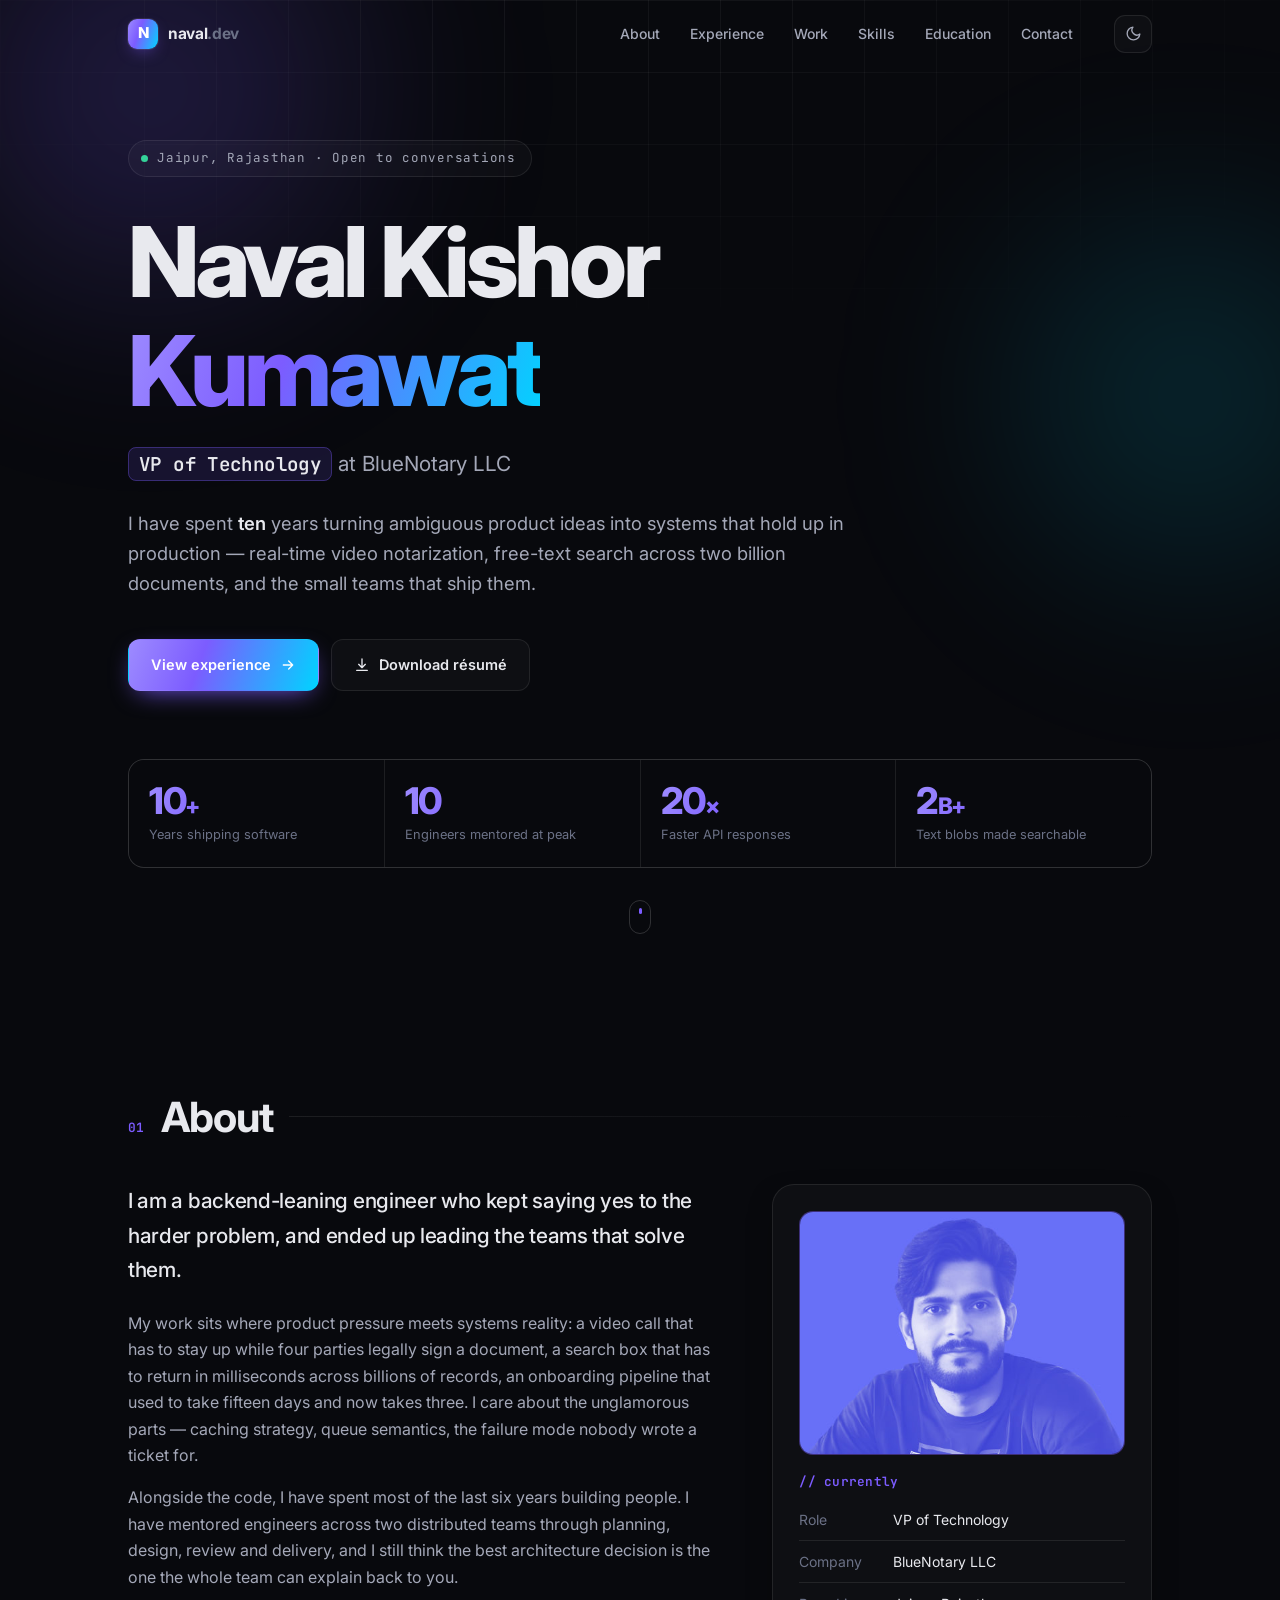
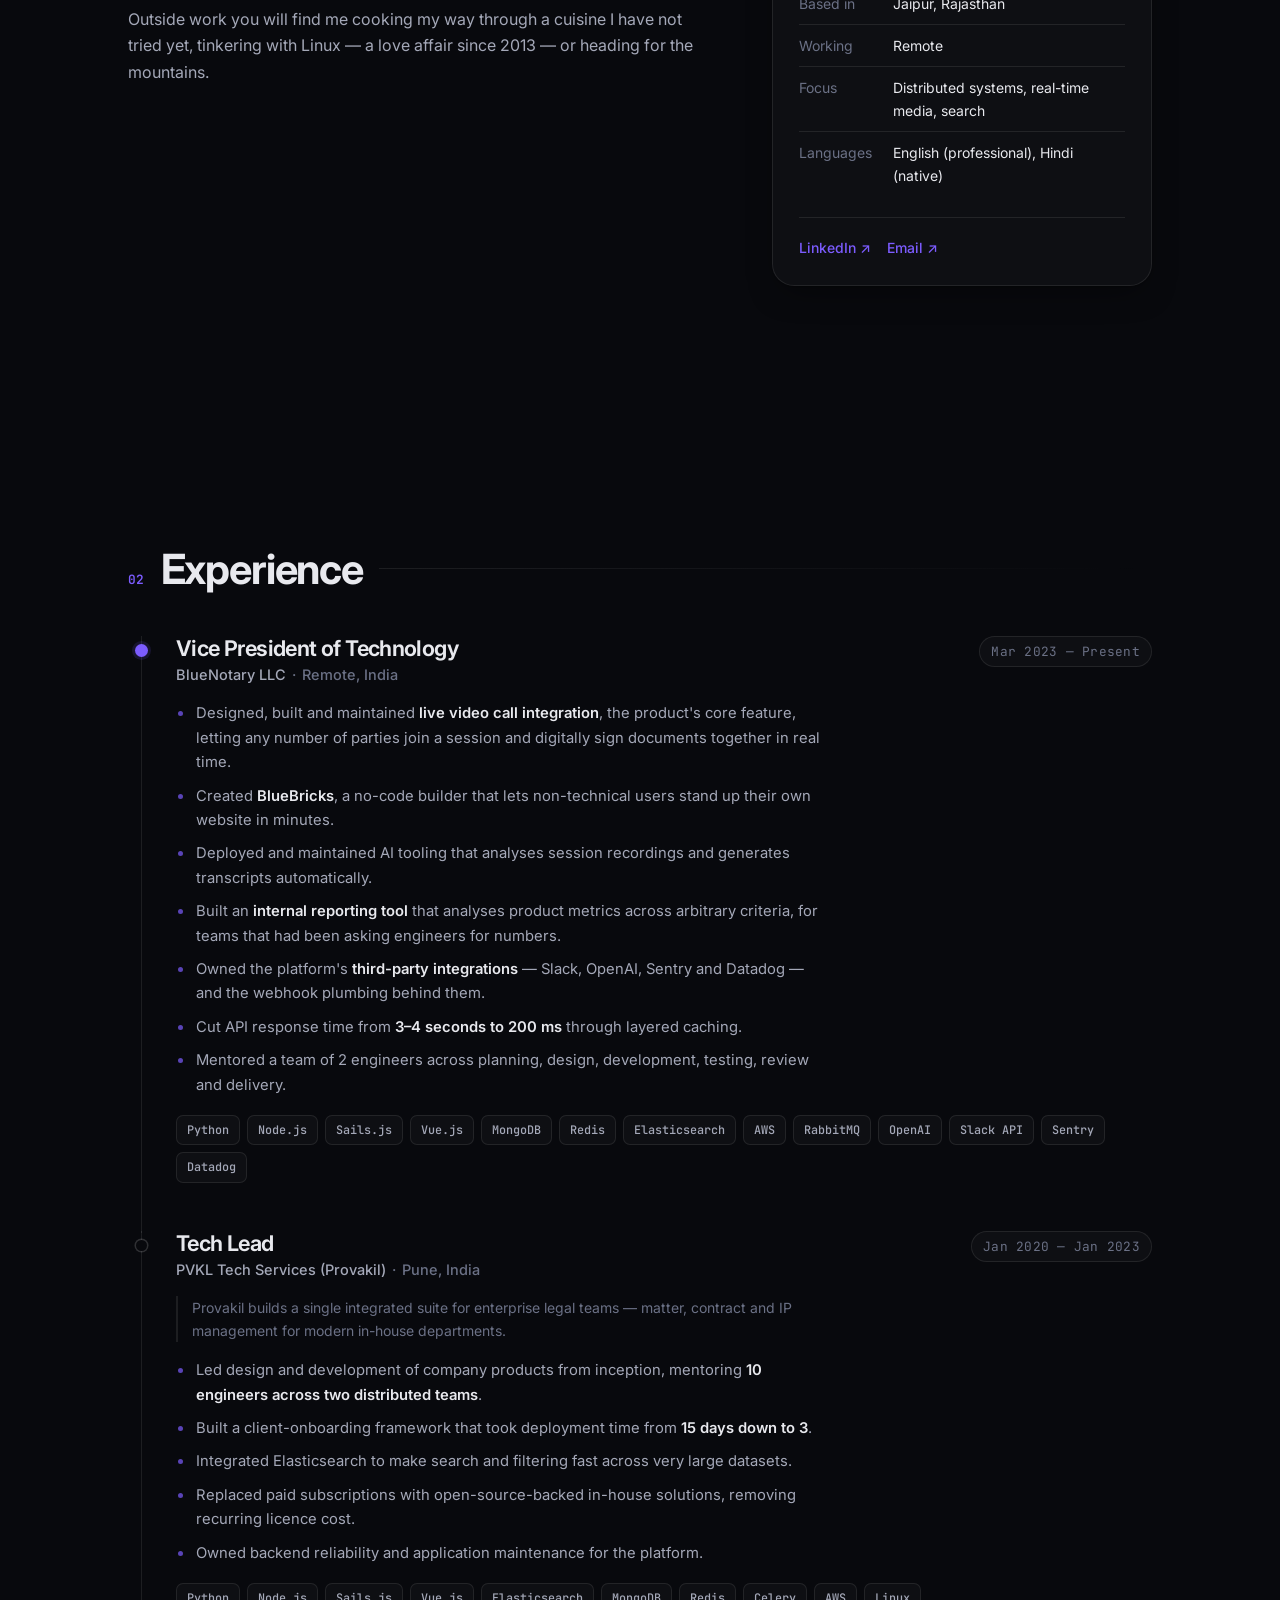
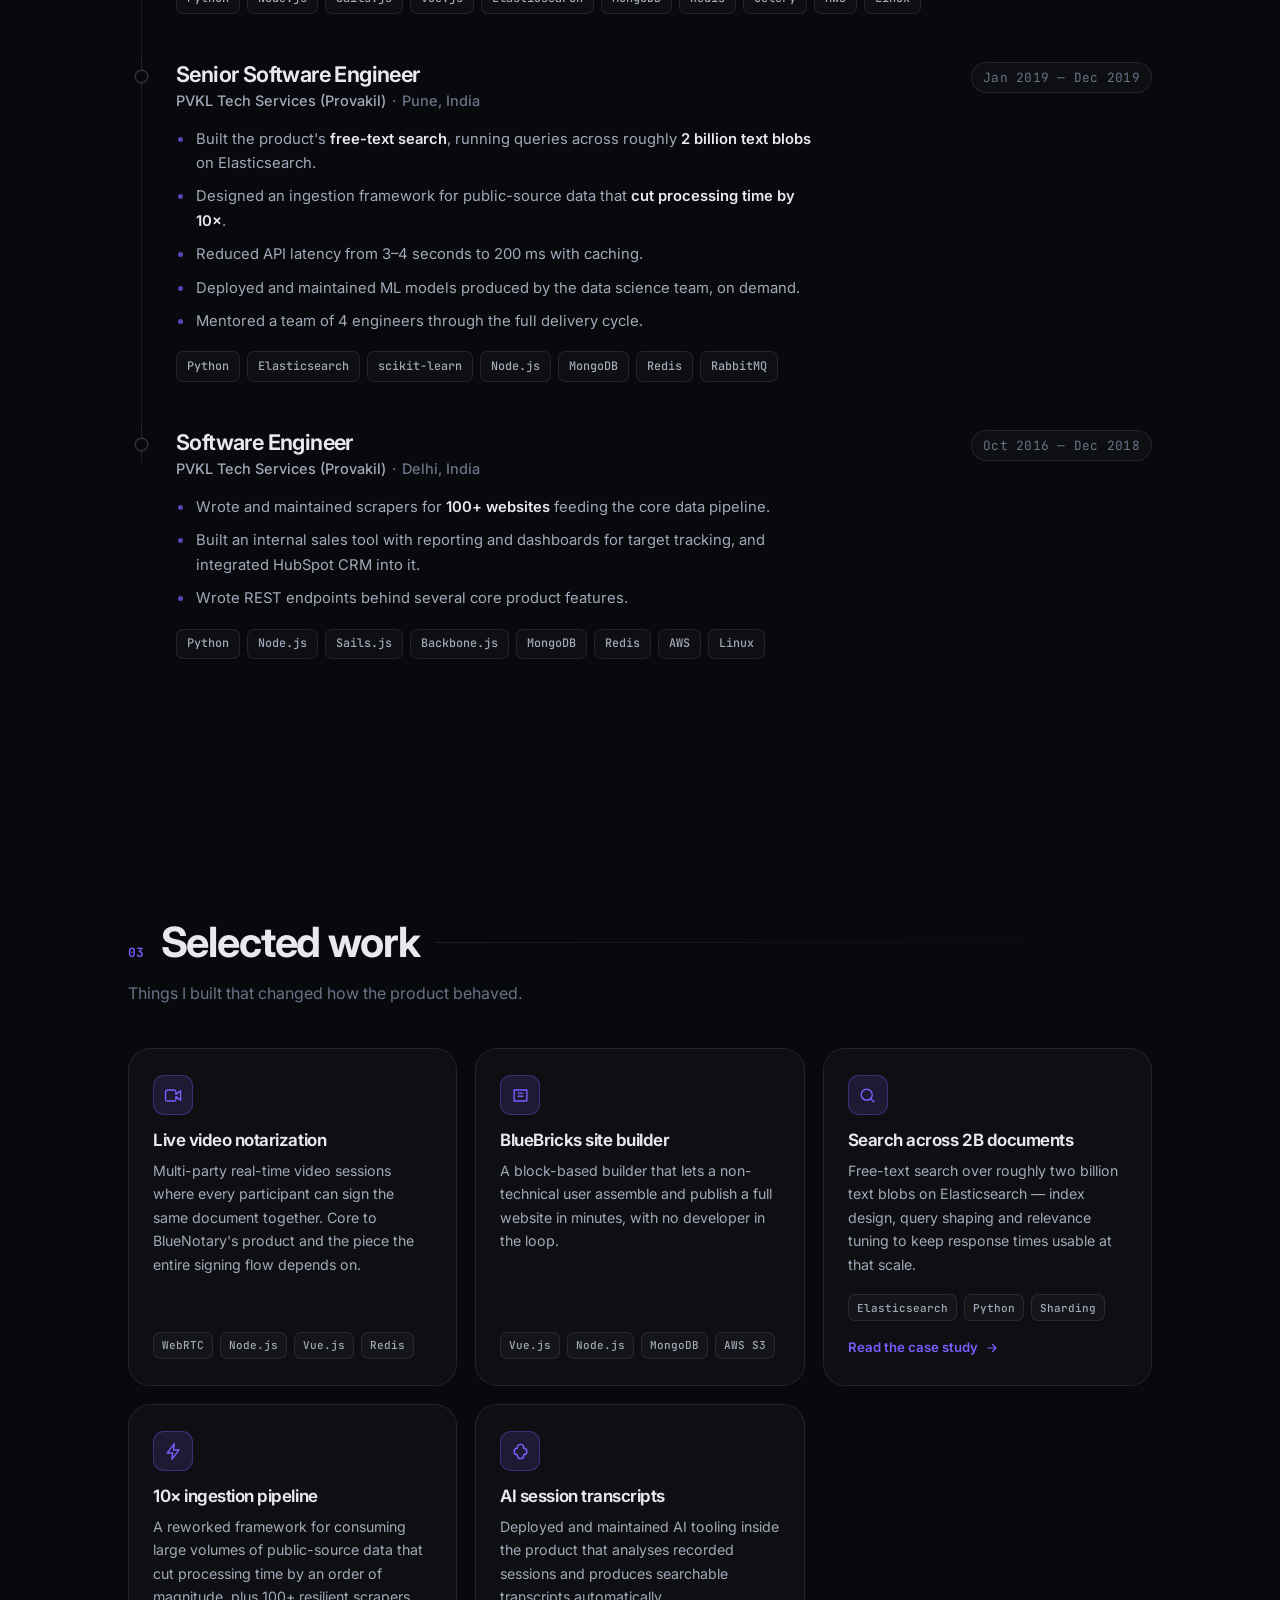
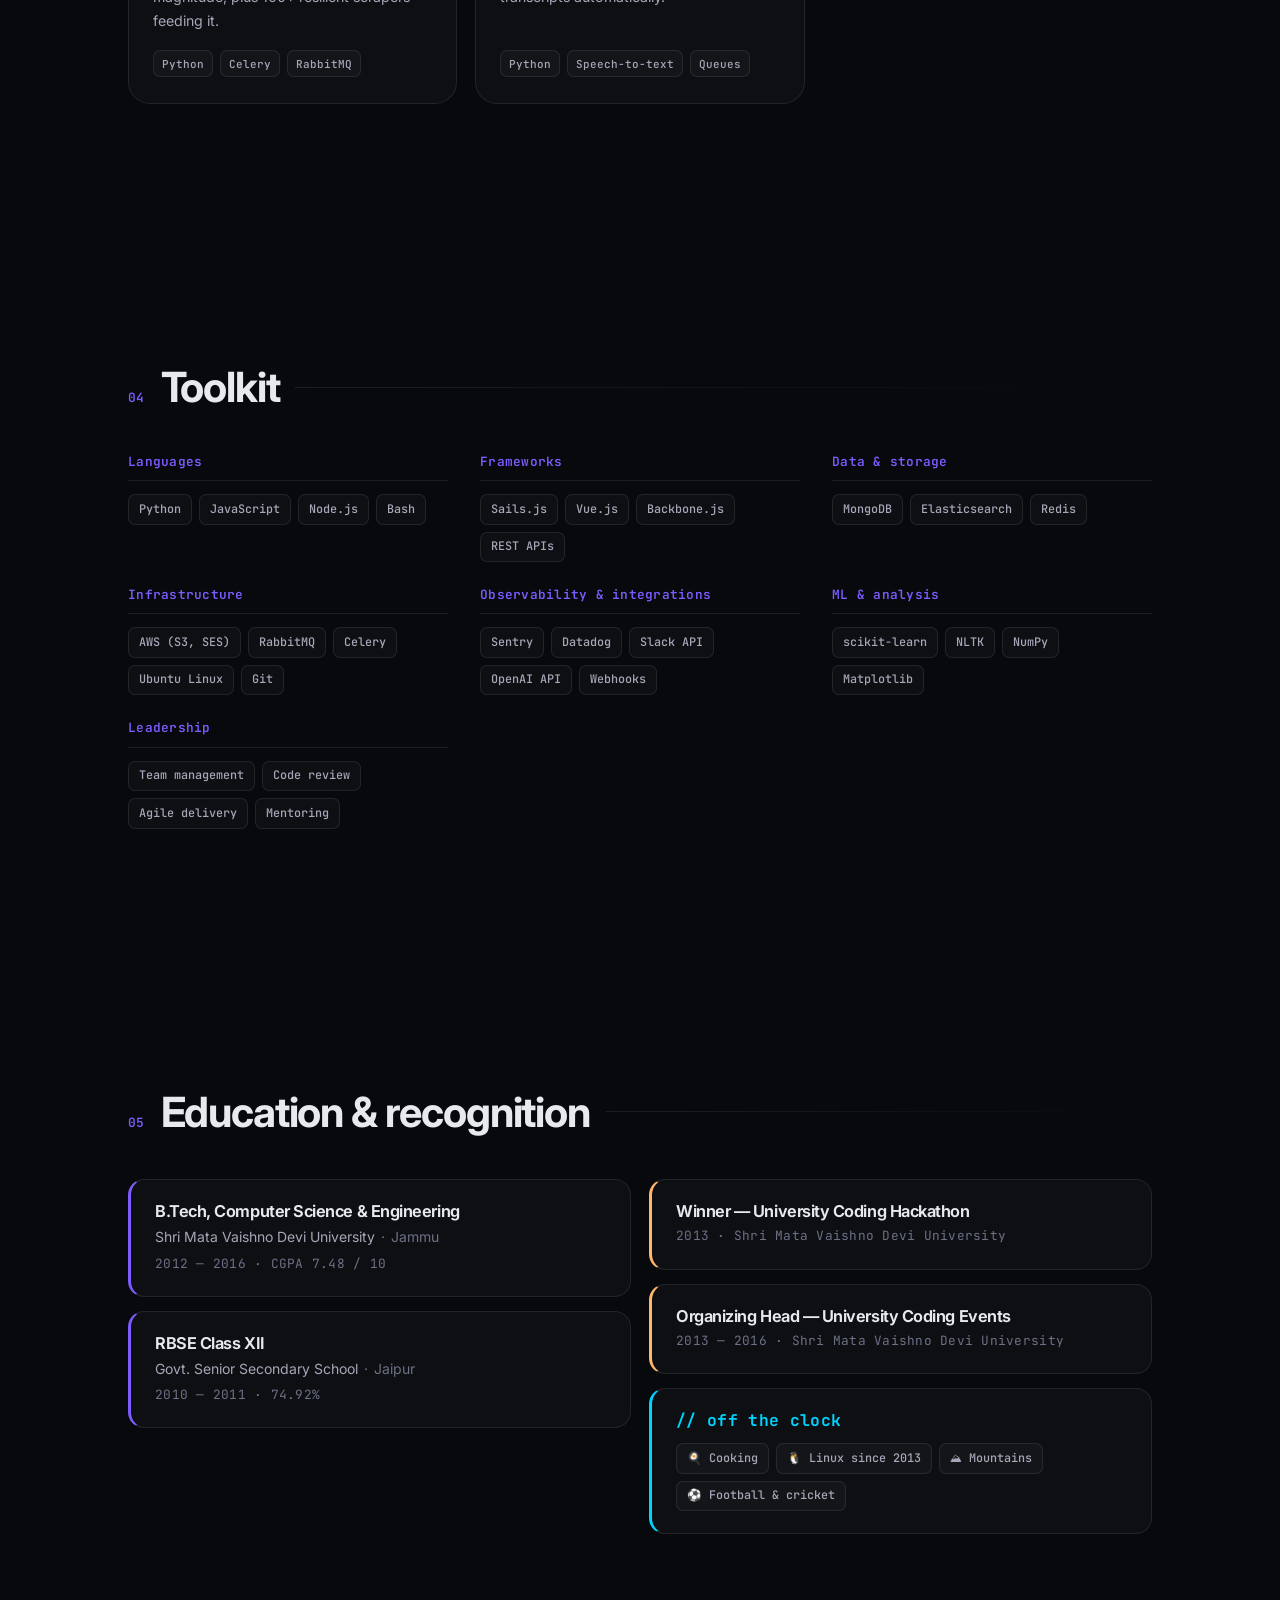
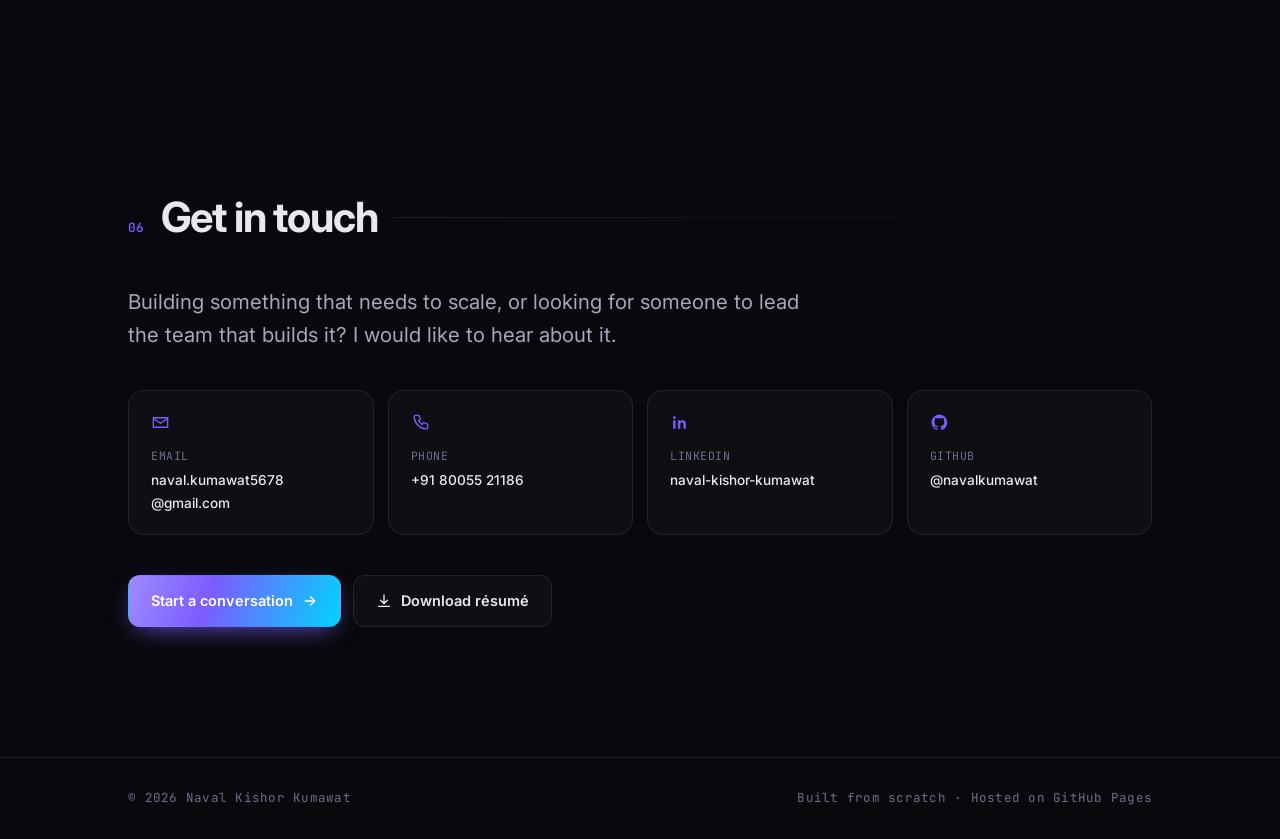
<file: index.html>
<!doctype html>
<html lang="en" data-theme="dark">
<head>
<meta charset="utf-8" />
<meta name="viewport" content="width=device-width, initial-scale=1, viewport-fit=cover" />
<title>Naval Kishor Kumawat — VP of Technology</title>
<meta name="description" content="Naval Kishor Kumawat — VP of Technology at BlueNotary. Nine years building and scaling SaaS platforms with Python, Node.js, Vue.js, MongoDB and Elasticsearch." />
<meta name="author" content="Naval Kishor Kumawat" />
<meta name="theme-color" content="#0a0b0f" />
<link rel="canonical" href="https://navalkumawat.github.io/" />

<meta property="og:type" content="website" />
<meta property="og:title" content="Naval Kishor Kumawat — VP of Technology" />
<meta property="og:description" content="Nine years building and scaling SaaS platforms. Live video notarization, distributed search over 2B+ documents, and teams of up to 10 engineers." />
<meta property="og:url" content="https://navalkumawat.github.io/" />
<meta property="og:image" content="https://navalkumawat.github.io/assets/img/og.png" />
<meta name="twitter:card" content="summary_large_image" />
<meta name="twitter:title" content="Naval Kishor Kumawat — VP of Technology" />
<meta name="twitter:description" content="Nine years building and scaling SaaS platforms. Python · Node.js · Vue.js · Elasticsearch." />
<meta name="twitter:image" content="https://navalkumawat.github.io/assets/img/og.png" />

<link rel="icon" href="data:image/svg+xml,%3Csvg xmlns='http://www.w3.org/2000/svg' viewBox='0 0 100 100'%3E%3Crect width='100' height='100' rx='24' fill='%230a0b0f'/%3E%3Cpath d='M30 72V28h9l22 30V28h9v44h-9L39 42v30z' fill='%237c5cff'/%3E%3C/svg%3E" />

<link rel="preconnect" href="https://fonts.googleapis.com" />
<link rel="preconnect" href="https://fonts.gstatic.com" crossorigin />
<link rel="stylesheet" href="https://fonts.googleapis.com/css2?family=Inter:wght@400;500;600;700;800&family=JetBrains+Mono:wght@400;500;600&display=swap" />
<link rel="stylesheet" href="assets/css/styles.css" />

<script type="application/ld+json">
{
  "@context": "https://schema.org",
  "@type": "Person",
  "name": "Naval Kishor Kumawat",
  "jobTitle": "Vice President of Technology",
  "email": "mailto:naval.kumawat5678@gmail.com",
  "telephone": "+91-8005521186",
  "url": "https://navalkumawat.github.io/",
  "image": "https://navalkumawat.github.io/assets/img/naval.jpg",
  "address": { "@type": "PostalAddress", "addressLocality": "Jaipur", "addressRegion": "Rajasthan", "addressCountry": "IN" },
  "worksFor": { "@type": "Organization", "name": "BlueNotary LLC" },
  "alumniOf": { "@type": "CollegeOrUniversity", "name": "Shri Mata Vaishno Devi University" },
  "sameAs": [
    "https://www.linkedin.com/in/naval-kishor-kumawat-170b54118/",
    "https://github.com/navalkumawat"
  ],
  "knowsAbout": ["Python","Node.js","Vue.js","MongoDB","Elasticsearch","Redis","AWS","RabbitMQ","Celery","Distributed Systems"]
}
</script>
</head>
<body>
<a class="skip-link" href="#main">Skip to content</a>

<div class="bg-canvas" aria-hidden="true">
  <div class="orb orb-1"></div>
  <div class="orb orb-2"></div>
  <div class="grid-lines"></div>
</div>

<header class="nav" id="nav">
  <div class="nav-inner">
    <a class="brand" href="#top" aria-label="Naval Kishor Kumawat — home">
      <span class="brand-mark" aria-hidden="true">N</span>
      <span class="brand-text">naval<span class="dim">.dev</span></span>
    </a>

    <nav class="nav-links" id="navLinks" aria-label="Section navigation">
      <a href="#about">About</a>
      <a href="#experience">Experience</a>
      <a href="#work">Work</a>
      <a href="#skills">Skills</a>
      <a href="#education">Education</a>
      <a href="#contact">Contact</a>
    </nav>

    <div class="nav-actions">
      <button class="icon-btn" id="themeToggle" type="button" aria-label="Switch to light theme" title="Toggle theme">
        <svg class="ico-moon" viewBox="0 0 24 24" aria-hidden="true"><path d="M21 12.79A9 9 0 1 1 11.21 3a7 7 0 0 0 9.79 9.79z"/></svg>
        <svg class="ico-sun" viewBox="0 0 24 24" aria-hidden="true"><circle cx="12" cy="12" r="4.2"/><path d="M12 2v2.6M12 19.4V22M2 12h2.6M19.4 12H22M4.9 4.9l1.9 1.9M17.2 17.2l1.9 1.9M19.1 4.9l-1.9 1.9M6.8 17.2l-1.9 1.9"/></svg>
      </button>
      <button class="icon-btn menu-btn" id="menuToggle" type="button" aria-label="Open menu" aria-expanded="false" aria-controls="navLinks">
        <span class="bar"></span><span class="bar"></span><span class="bar"></span>
      </button>
    </div>
  </div>
  <div class="scroll-progress" id="scrollProgress" aria-hidden="true"></div>
</header>

<main id="main">

  <!-- ══════════════ HERO ══════════════ -->
  <section class="hero" id="top">
    <div class="wrap">
      <p class="eyebrow reveal"><span class="pulse" aria-hidden="true"></span>Jaipur, Rajasthan · Open to conversations</p>

      <h1 class="hero-title reveal" data-delay="1">
        Naval Kishor<br /><span class="grad">Kumawat</span>
      </h1>

      <p class="hero-role reveal" data-delay="2">
        <span class="mono">VP of Technology</span> at BlueNotary LLC
      </p>

      <p class="hero-lede reveal" data-delay="3">
        I have spent <strong data-years-inline>nine</strong> years turning ambiguous product ideas into
        systems that hold up in production — real-time video notarization, free-text search across
        two billion documents, and the small teams that ship them.
      </p>

      <div class="hero-cta reveal" data-delay="4">
        <a class="btn btn-primary" href="#experience">
          View experience
          <svg viewBox="0 0 24 24" aria-hidden="true"><path d="M5 12h14M13 6l6 6-6 6"/></svg>
        </a>
        <a class="btn btn-ghost" href="assets/Naval-Kishor-Kumawat-Resume.pdf" download>
          <svg viewBox="0 0 24 24" aria-hidden="true"><path d="M12 3v12M7 11l5 5 5-5M4 20h16"/></svg>
          Download résumé
        </a>
      </div>

      <ul class="stats reveal" data-delay="5">
        <li class="stat">
          <span class="stat-num"><span data-count="9" data-years>9</span><span class="plus">+</span></span>
          <span class="stat-label">Years shipping software</span>
        </li>
        <li class="stat">
          <span class="stat-num"><span data-count="10">10</span></span>
          <span class="stat-label">Engineers mentored at peak</span>
        </li>
        <li class="stat">
          <span class="stat-num"><span data-count="20">20</span><span class="plus">×</span></span>
          <span class="stat-label">Faster API responses</span>
        </li>
        <li class="stat">
          <span class="stat-num"><span data-count="2">2</span><span class="plus">B+</span></span>
          <span class="stat-label">Text blobs made searchable</span>
        </li>
      </ul>
    </div>

    <div class="scroll-hint" aria-hidden="true"><span></span></div>
  </section>

  <!-- ══════════════ ABOUT ══════════════ -->
  <section class="section" id="about">
    <div class="wrap">
      <header class="sec-head reveal">
        <span class="sec-num mono">01</span>
        <h2>About</h2>
      </header>

      <div class="about-grid">
        <div class="about-copy reveal">
          <p class="lead">
            I am a backend-leaning engineer who kept saying yes to the harder problem, and ended up
            leading the teams that solve them.
          </p>
          <p>
            My work sits where product pressure meets systems reality: a video call that has to stay
            up while four parties legally sign a document, a search box that has to return in
            milliseconds across billions of records, an onboarding pipeline that used to take fifteen
            days and now takes three. I care about the unglamorous parts — caching strategy, queue
            semantics, the failure mode nobody wrote a ticket for.
          </p>
          <p>
            Alongside the code, I have spent most of the last six years building people. I have
            mentored engineers across two distributed teams through planning, design, review and
            delivery, and I still think the best architecture decision is the one the whole team can
            explain back to you.
          </p>
          <p>
            Outside work you will find me cooking my way through a cuisine I have not tried yet,
            tinkering with Linux — a love affair since 2013 — or heading for the mountains.
          </p>
        </div>

        <aside class="about-card reveal" data-delay="2">
          <figure class="portrait">
            <img src="assets/img/naval.jpg" width="486" height="360"
                 alt="Naval Kishor Kumawat" loading="lazy" decoding="async" />
          </figure>
          <h3 class="card-title mono">// currently</h3>
          <dl class="facts">
            <div><dt>Role</dt><dd>VP of Technology</dd></div>
            <div><dt>Company</dt><dd>BlueNotary LLC</dd></div>
            <div><dt>Based in</dt><dd>Jaipur, Rajasthan</dd></div>
            <div><dt>Working</dt><dd>Remote</dd></div>
            <div><dt>Focus</dt><dd>Distributed systems, real-time media, search</dd></div>
            <div><dt>Languages</dt><dd>English (professional), Hindi (native)</dd></div>
          </dl>
          <div class="card-links">
            <a href="https://www.linkedin.com/in/naval-kishor-kumawat-170b54118/" target="_blank" rel="noopener">LinkedIn ↗</a>
            <a href="mailto:naval.kumawat5678@gmail.com">Email ↗</a>
          </div>
        </aside>
      </div>
    </div>
  </section>

  <!-- ══════════════ EXPERIENCE ══════════════ -->
  <section class="section" id="experience">
    <div class="wrap">
      <header class="sec-head reveal">
        <span class="sec-num mono">02</span>
        <h2>Experience</h2>
      </header>

      <ol class="timeline">

        <li class="job reveal">
          <div class="job-rail" aria-hidden="true"><span class="dot dot-live"></span></div>
          <div class="job-body">
            <div class="job-head">
              <div>
                <h3 class="job-title">Vice President of Technology</h3>
                <p class="job-org">BlueNotary LLC <span class="sep">·</span> <span class="dim">Remote, India</span></p>
              </div>
              <p class="job-date mono">Mar 2023 — Present</p>
            </div>
            <ul class="job-points">
              <li>Designed, built and maintained <strong>live video call integration</strong>, the product's core feature, letting any number of parties join a session and digitally sign documents together in real time.</li>
              <li>Created <strong>BlueBricks</strong>, a no-code builder that lets non-technical users stand up their own website in minutes.</li>
              <li>Deployed and maintained AI tooling that analyses session recordings and generates transcripts automatically.</li>
              <li>Built an <strong>internal reporting tool</strong> that analyses product metrics across arbitrary criteria, for teams that had been asking engineers for numbers.</li>
              <li>Owned the platform's <strong>third-party integrations</strong> — Slack, OpenAI, Sentry and Datadog — and the webhook plumbing behind them.</li>
              <li>Cut API response time from <strong>3–4 seconds to 200 ms</strong> through layered caching.</li>
              <li>Mentored a team of 2 engineers across planning, design, development, testing, review and delivery.</li>
            </ul>
            <ul class="chips">
              <li>Python</li><li>Node.js</li><li>Sails.js</li><li>Vue.js</li><li>MongoDB</li><li>Redis</li><li>Elasticsearch</li><li>AWS</li><li>RabbitMQ</li><li>OpenAI</li><li>Slack API</li><li>Sentry</li><li>Datadog</li>
            </ul>
          </div>
        </li>

        <li class="job reveal">
          <div class="job-rail" aria-hidden="true"><span class="dot"></span></div>
          <div class="job-body">
            <div class="job-head">
              <div>
                <h3 class="job-title">Tech Lead</h3>
                <p class="job-org">PVKL Tech Services (Provakil) <span class="sep">·</span> <span class="dim">Pune, India</span></p>
              </div>
              <p class="job-date mono">Jan 2020 — Jan 2023</p>
            </div>
            <p class="job-context">Provakil builds a single integrated suite for enterprise legal teams — matter, contract and IP management for modern in-house departments.</p>
            <ul class="job-points">
              <li>Led design and development of company products from inception, mentoring <strong>10 engineers across two distributed teams</strong>.</li>
              <li>Built a client-onboarding framework that took deployment time from <strong>15 days down to 3</strong>.</li>
              <li>Integrated Elasticsearch to make search and filtering fast across very large datasets.</li>
              <li>Replaced paid subscriptions with open-source-backed in-house solutions, removing recurring licence cost.</li>
              <li>Owned backend reliability and application maintenance for the platform.</li>
            </ul>
            <ul class="chips">
              <li>Python</li><li>Node.js</li><li>Sails.js</li><li>Vue.js</li><li>Elasticsearch</li><li>MongoDB</li><li>Redis</li><li>Celery</li><li>AWS</li><li>Linux</li>
            </ul>
          </div>
        </li>

        <li class="job reveal">
          <div class="job-rail" aria-hidden="true"><span class="dot"></span></div>
          <div class="job-body">
            <div class="job-head">
              <div>
                <h3 class="job-title">Senior Software Engineer</h3>
                <p class="job-org">PVKL Tech Services (Provakil) <span class="sep">·</span> <span class="dim">Pune, India</span></p>
              </div>
              <p class="job-date mono">Jan 2019 — Dec 2019</p>
            </div>
            <ul class="job-points">
              <li>Built the product's <strong>free-text search</strong>, running queries across roughly <strong>2 billion text blobs</strong> on Elasticsearch.</li>
              <li>Designed an ingestion framework for public-source data that <strong>cut processing time by 10×</strong>.</li>
              <li>Reduced API latency from 3–4 seconds to 200 ms with caching.</li>
              <li>Deployed and maintained ML models produced by the data science team, on demand.</li>
              <li>Mentored a team of 4 engineers through the full delivery cycle.</li>
            </ul>
            <ul class="chips">
              <li>Python</li><li>Elasticsearch</li><li>scikit-learn</li><li>Node.js</li><li>MongoDB</li><li>Redis</li><li>RabbitMQ</li>
            </ul>
          </div>
        </li>

        <li class="job reveal">
          <div class="job-rail" aria-hidden="true"><span class="dot"></span></div>
          <div class="job-body">
            <div class="job-head">
              <div>
                <h3 class="job-title">Software Engineer</h3>
                <p class="job-org">PVKL Tech Services (Provakil) <span class="sep">·</span> <span class="dim">Delhi, India</span></p>
              </div>
              <p class="job-date mono">Oct 2016 — Dec 2018</p>
            </div>
            <ul class="job-points">
              <li>Wrote and maintained scrapers for <strong>100+ websites</strong> feeding the core data pipeline.</li>
              <li>Built an internal sales tool with reporting and dashboards for target tracking, and integrated HubSpot CRM into it.</li>
              <li>Wrote REST endpoints behind several core product features.</li>
            </ul>
            <ul class="chips">
              <li>Python</li><li>Node.js</li><li>Sails.js</li><li>Backbone.js</li><li>MongoDB</li><li>Redis</li><li>AWS</li><li>Linux</li>
            </ul>
          </div>
        </li>

      </ol>
    </div>
  </section>

  <!-- ══════════════ WORK / HIGHLIGHTS ══════════════ -->
  <section class="section" id="work">
    <div class="wrap">
      <header class="sec-head reveal">
        <span class="sec-num mono">03</span>
        <h2>Selected work</h2>
      </header>
      <p class="sec-lede reveal">Things I built that changed how the product behaved.</p>

      <div class="cards">

        <article class="card reveal">
          <div class="card-ico" aria-hidden="true">
            <svg viewBox="0 0 24 24"><path d="M15 10.5V7a2 2 0 0 0-2-2H4a2 2 0 0 0-2 2v10a2 2 0 0 0 2 2h9a2 2 0 0 0 2-2v-3.5l6 4.5V6z"/></svg>
          </div>
          <h3>Live video notarization</h3>
          <p>Multi-party real-time video sessions where every participant can sign the same document together. Core to BlueNotary's product and the piece the entire signing flow depends on.</p>
          <ul class="chips sm"><li>WebRTC</li><li>Node.js</li><li>Vue.js</li><li>Redis</li></ul>
        </article>

        <article class="card reveal" data-delay="1">
          <div class="card-ico" aria-hidden="true">
            <svg viewBox="0 0 24 24"><path d="M4 5h16M4 5v14M4 19h16M20 5v14M9 9h6M9 13h6"/></svg>
          </div>
          <h3>BlueBricks site builder</h3>
          <p>A block-based builder that lets a non-technical user assemble and publish a full website in minutes, with no developer in the loop.</p>
          <ul class="chips sm"><li>Vue.js</li><li>Node.js</li><li>MongoDB</li><li>AWS S3</li></ul>
        </article>

        <article class="card reveal" data-delay="2">
          <div class="card-ico" aria-hidden="true">
            <svg viewBox="0 0 24 24"><circle cx="11" cy="11" r="7"/><path d="M20 20l-3.5-3.5"/></svg>
          </div>
          <h3>Search across 2B documents</h3>
          <p>Free-text search over roughly two billion text blobs on Elasticsearch — index design, query shaping and relevance tuning to keep response times usable at that scale.</p>
          <ul class="chips sm"><li>Elasticsearch</li><li>Python</li><li>Sharding</li></ul>
          <a class="card-cta" href="/writing/searching-two-billion-court-records.html">
            Read the case study
            <svg viewBox="0 0 24 24" aria-hidden="true"><path d="M5 12h14M13 6l6 6-6 6"/></svg>
          </a>
        </article>

        <article class="card reveal" data-delay="3">
          <div class="card-ico" aria-hidden="true">
            <svg viewBox="0 0 24 24"><path d="M13 2L4 14h7l-1 8 9-12h-7z"/></svg>
          </div>
          <h3>10× ingestion pipeline</h3>
          <p>A reworked framework for consuming large volumes of public-source data that cut processing time by an order of magnitude, plus 100+ resilient scrapers feeding it.</p>
          <ul class="chips sm"><li>Python</li><li>Celery</li><li>RabbitMQ</li></ul>
        </article>

        <article class="card reveal" data-delay="4">
          <div class="card-ico" aria-hidden="true">
            <svg viewBox="0 0 24 24"><path d="M12 3a4 4 0 0 1 4 4v1a4 4 0 0 1 0 8v1a4 4 0 0 1-8 0v-1a4 4 0 0 1 0-8V7a4 4 0 0 1 4-4z"/></svg>
          </div>
          <h3>AI session transcripts</h3>
          <p>Deployed and maintained AI tooling inside the product that analyses recorded sessions and produces searchable transcripts automatically.</p>
          <ul class="chips sm"><li>Python</li><li>Speech-to-text</li><li>Queues</li></ul>
        </article>

      </div>
    </div>
  </section>

  <!-- ══════════════ SKILLS ══════════════ -->
  <section class="section" id="skills">
    <div class="wrap">
      <header class="sec-head reveal">
        <span class="sec-num mono">04</span>
        <h2>Toolkit</h2>
      </header>

      <div class="skill-grid">
        <div class="skill-col reveal">
          <h3 class="mono">Languages</h3>
          <ul class="chips"><li>Python</li><li>JavaScript</li><li>Node.js</li><li>Bash</li></ul>
        </div>
        <div class="skill-col reveal" data-delay="1">
          <h3 class="mono">Frameworks</h3>
          <ul class="chips"><li>Sails.js</li><li>Vue.js</li><li>Backbone.js</li><li>REST APIs</li></ul>
        </div>
        <div class="skill-col reveal" data-delay="2">
          <h3 class="mono">Data &amp; storage</h3>
          <ul class="chips"><li>MongoDB</li><li>Elasticsearch</li><li>Redis</li></ul>
        </div>
        <div class="skill-col reveal" data-delay="3">
          <h3 class="mono">Infrastructure</h3>
          <ul class="chips"><li>AWS (S3, SES)</li><li>RabbitMQ</li><li>Celery</li><li>Ubuntu Linux</li><li>Git</li></ul>
        </div>
        <div class="skill-col reveal" data-delay="4">
          <h3 class="mono">Observability &amp; integrations</h3>
          <ul class="chips"><li>Sentry</li><li>Datadog</li><li>Slack API</li><li>OpenAI API</li><li>Webhooks</li></ul>
        </div>
        <div class="skill-col reveal" data-delay="5">
          <h3 class="mono">ML &amp; analysis</h3>
          <ul class="chips"><li>scikit-learn</li><li>NLTK</li><li>NumPy</li><li>Matplotlib</li></ul>
        </div>
        <div class="skill-col reveal" data-delay="6">
          <h3 class="mono">Leadership</h3>
          <ul class="chips"><li>Team management</li><li>Code review</li><li>Agile delivery</li><li>Mentoring</li></ul>
        </div>
      </div>
    </div>
  </section>

  <!-- ══════════════ EDUCATION ══════════════ -->
  <section class="section" id="education">
    <div class="wrap">
      <header class="sec-head reveal">
        <span class="sec-num mono">05</span>
        <h2>Education &amp; recognition</h2>
      </header>

      <div class="edu-grid">
        <div class="edu-col reveal">
          <article class="edu-item">
            <h3>B.Tech, Computer Science &amp; Engineering</h3>
            <p class="edu-org">Shri Mata Vaishno Devi University <span class="sep">·</span> <span class="dim">Jammu</span></p>
            <p class="edu-meta mono">2012 — 2016 · CGPA 7.48 / 10</p>
          </article>
          <article class="edu-item">
            <h3>RBSE Class XII</h3>
            <p class="edu-org">Govt. Senior Secondary School <span class="sep">·</span> <span class="dim">Jaipur</span></p>
            <p class="edu-meta mono">2010 — 2011 · 74.92%</p>
          </article>
        </div>

        <div class="edu-col reveal" data-delay="2">
          <article class="edu-item accent">
            <h3>Winner — University Coding Hackathon</h3>
            <p class="edu-meta mono">2013 · Shri Mata Vaishno Devi University</p>
          </article>
          <article class="edu-item accent">
            <h3>Organizing Head — University Coding Events</h3>
            <p class="edu-meta mono">2013 — 2016 · Shri Mata Vaishno Devi University</p>
          </article>
          <article class="edu-item interests">
            <h3 class="mono">// off the clock</h3>
            <ul class="chips"><li>🍳 Cooking</li><li>🐧 Linux since 2013</li><li>⛰ Mountains</li><li>⚽ Football &amp; cricket</li></ul>
          </article>
        </div>
      </div>
    </div>
  </section>

  <!-- ══════════════ CONTACT ══════════════ -->
  <section class="section contact" id="contact">
    <div class="wrap">
      <header class="sec-head reveal">
        <span class="sec-num mono">06</span>
        <h2>Get in touch</h2>
      </header>

      <p class="contact-lede reveal">
        Building something that needs to scale, or looking for someone to lead the team that builds it?
        I would like to hear about it.
      </p>

      <div class="contact-grid reveal" data-delay="2">
        <a class="contact-card" href="mailto:naval.kumawat5678@gmail.com">
          <svg viewBox="0 0 24 24" aria-hidden="true"><path d="M3 6h18v12H3z"/><path d="M3 7l9 6 9-6"/></svg>
          <span class="contact-label">Email</span>
          <span class="contact-value">naval.kumawat5678<wbr />@gmail.com</span>
        </a>
        <a class="contact-card" href="tel:+918005521186">
          <svg viewBox="0 0 24 24" aria-hidden="true"><path d="M6 3h4l2 5-2.5 1.5a11 11 0 0 0 5 5L16 12l5 2v4a2 2 0 0 1-2.2 2A16 16 0 0 1 4 5.2 2 2 0 0 1 6 3z"/></svg>
          <span class="contact-label">Phone</span>
          <span class="contact-value">+91 80055 21186</span>
        </a>
        <a class="contact-card" href="https://www.linkedin.com/in/naval-kishor-kumawat-170b54118/" target="_blank" rel="noopener">
          <svg viewBox="0 0 24 24" aria-hidden="true"><path d="M4 9h3v11H4zM5.5 4a1.8 1.8 0 1 1 0 3.6 1.8 1.8 0 0 1 0-3.6zM10 9h3v1.6a3.4 3.4 0 0 1 3-1.6c2.4 0 4 1.5 4 4.6V20h-3v-5.7c0-1.6-.6-2.5-2-2.5s-2 .9-2 2.5V20h-3z"/></svg>
          <span class="contact-label">LinkedIn</span>
          <span class="contact-value">naval-kishor-kumawat</span>
        </a>
        <a class="contact-card" href="https://github.com/navalkumawat" target="_blank" rel="noopener">
          <svg viewBox="0 0 24 24" aria-hidden="true"><path d="M12 2a10 10 0 0 0-3.2 19.5c.5.1.7-.2.7-.5v-1.8c-2.8.6-3.4-1.3-3.4-1.3-.5-1.2-1.1-1.5-1.1-1.5-.9-.6.1-.6.1-.6 1 .1 1.5 1 1.5 1 .9 1.5 2.3 1.1 2.9.8.1-.6.4-1.1.6-1.3-2.2-.3-4.6-1.1-4.6-5 0-1.1.4-2 1-2.7-.1-.3-.4-1.3.1-2.7 0 0 .8-.3 2.7 1a9.4 9.4 0 0 1 5 0c1.9-1.3 2.7-1 2.7-1 .5 1.4.2 2.4.1 2.7.6.7 1 1.6 1 2.7 0 3.9-2.4 4.7-4.6 5 .4.3.7.9.7 1.9v2.8c0 .3.2.6.7.5A10 10 0 0 0 12 2z"/></svg>
          <span class="contact-label">GitHub</span>
          <span class="contact-value">@navalkumawat</span>
        </a>
      </div>

      <div class="contact-foot reveal" data-delay="3">
        <a class="btn btn-primary" href="mailto:naval.kumawat5678@gmail.com?subject=Hello%20Naval">
          Start a conversation
          <svg viewBox="0 0 24 24" aria-hidden="true"><path d="M5 12h14M13 6l6 6-6 6"/></svg>
        </a>
        <a class="btn btn-ghost" href="assets/Naval-Kishor-Kumawat-Resume.pdf" download>
          <svg viewBox="0 0 24 24" aria-hidden="true"><path d="M12 3v12M7 11l5 5 5-5M4 20h16"/></svg>
          Download résumé
        </a>
      </div>
    </div>
  </section>

</main>

<footer class="footer">
  <div class="wrap footer-inner">
    <p class="mono dim">© <span id="year">2026</span> Naval Kishor Kumawat</p>
    <p class="mono dim">Built from scratch · Hosted on GitHub Pages</p>
  </div>
</footer>

<script src="assets/js/main.js" defer></script>
</body>
</html>
</file>
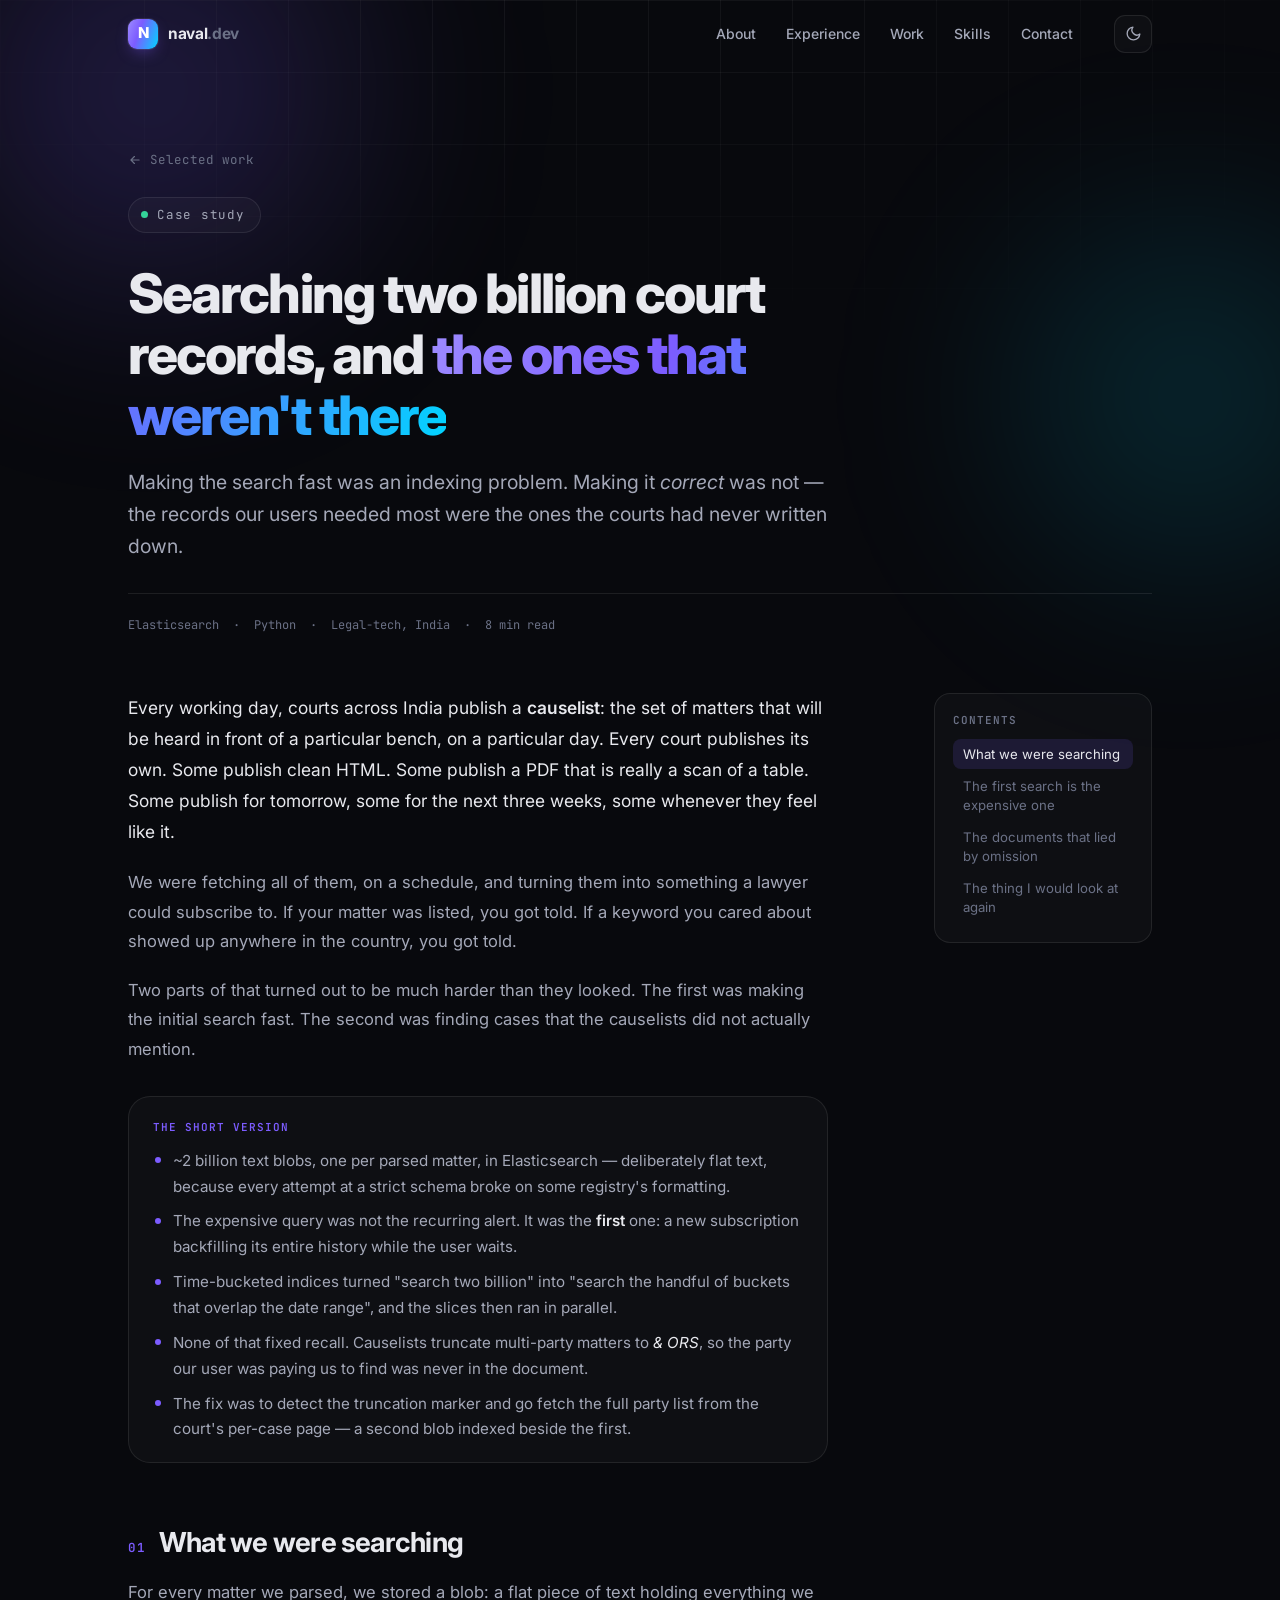
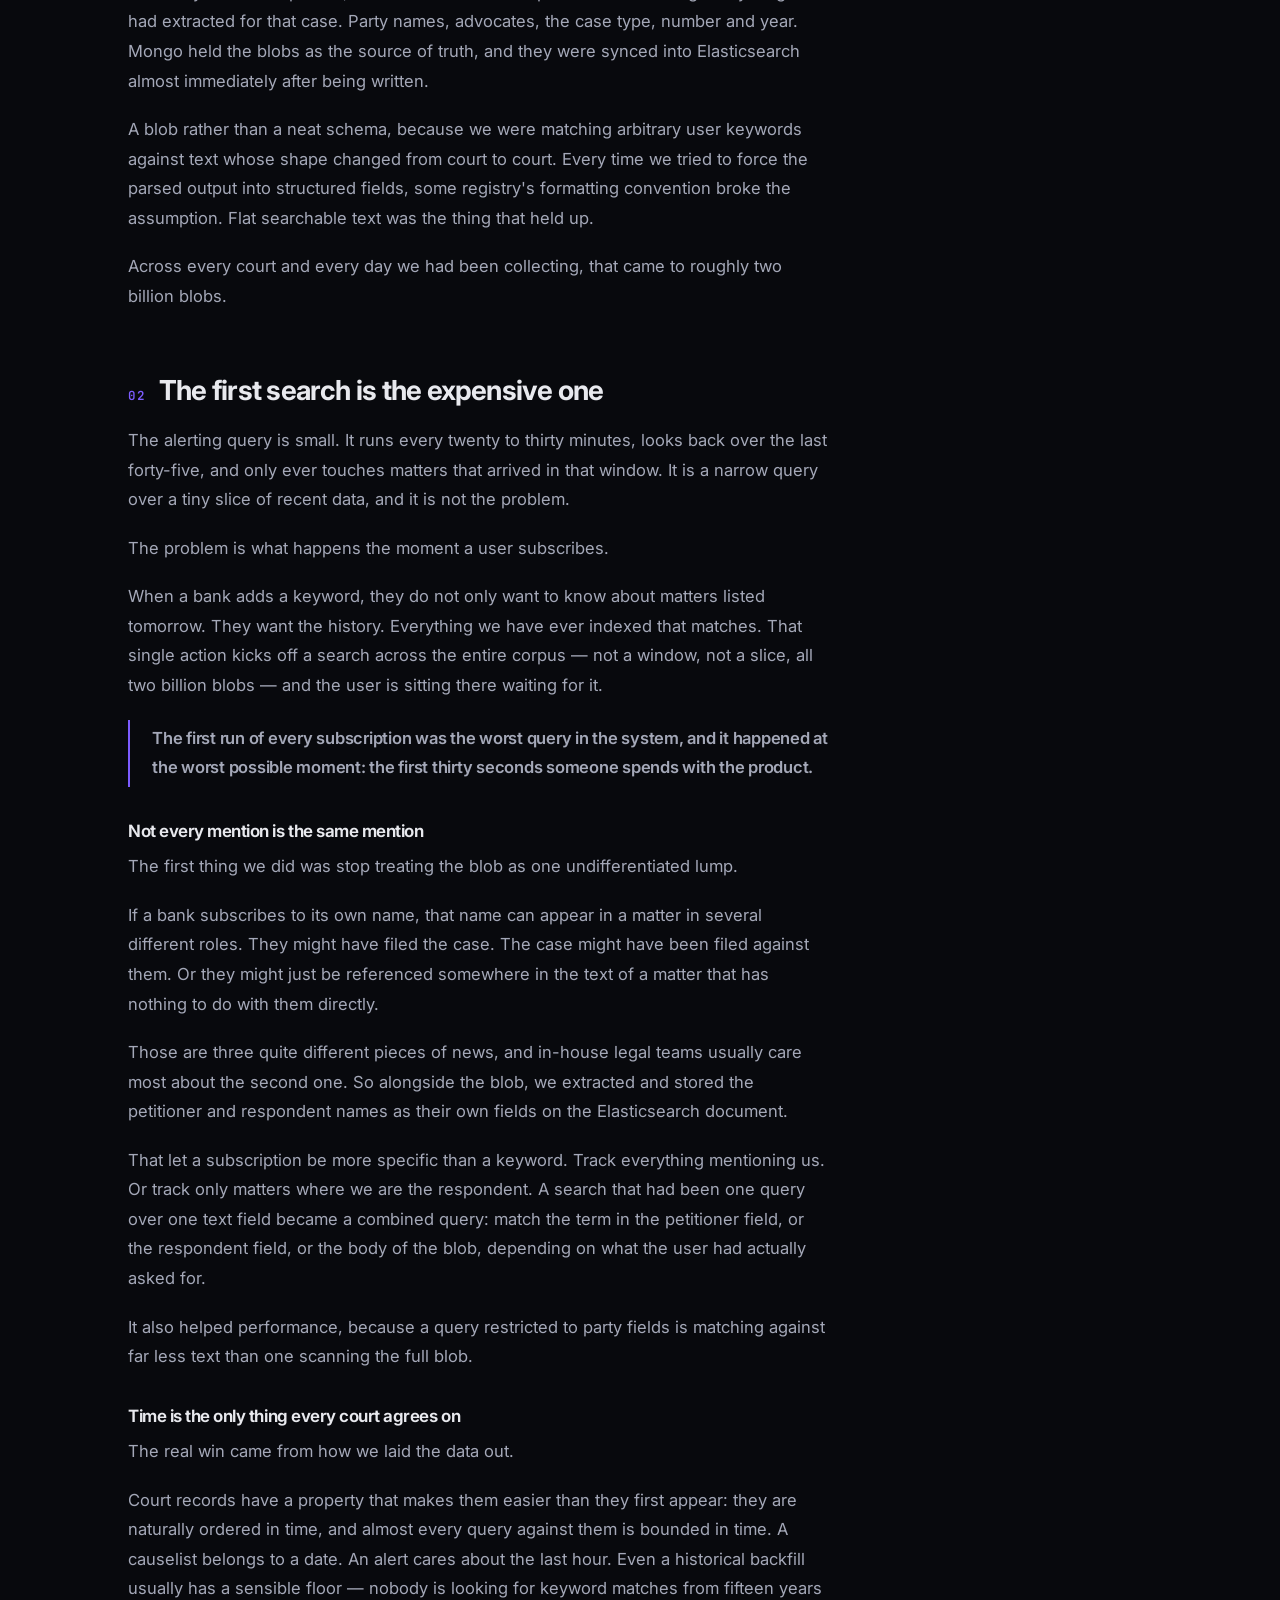
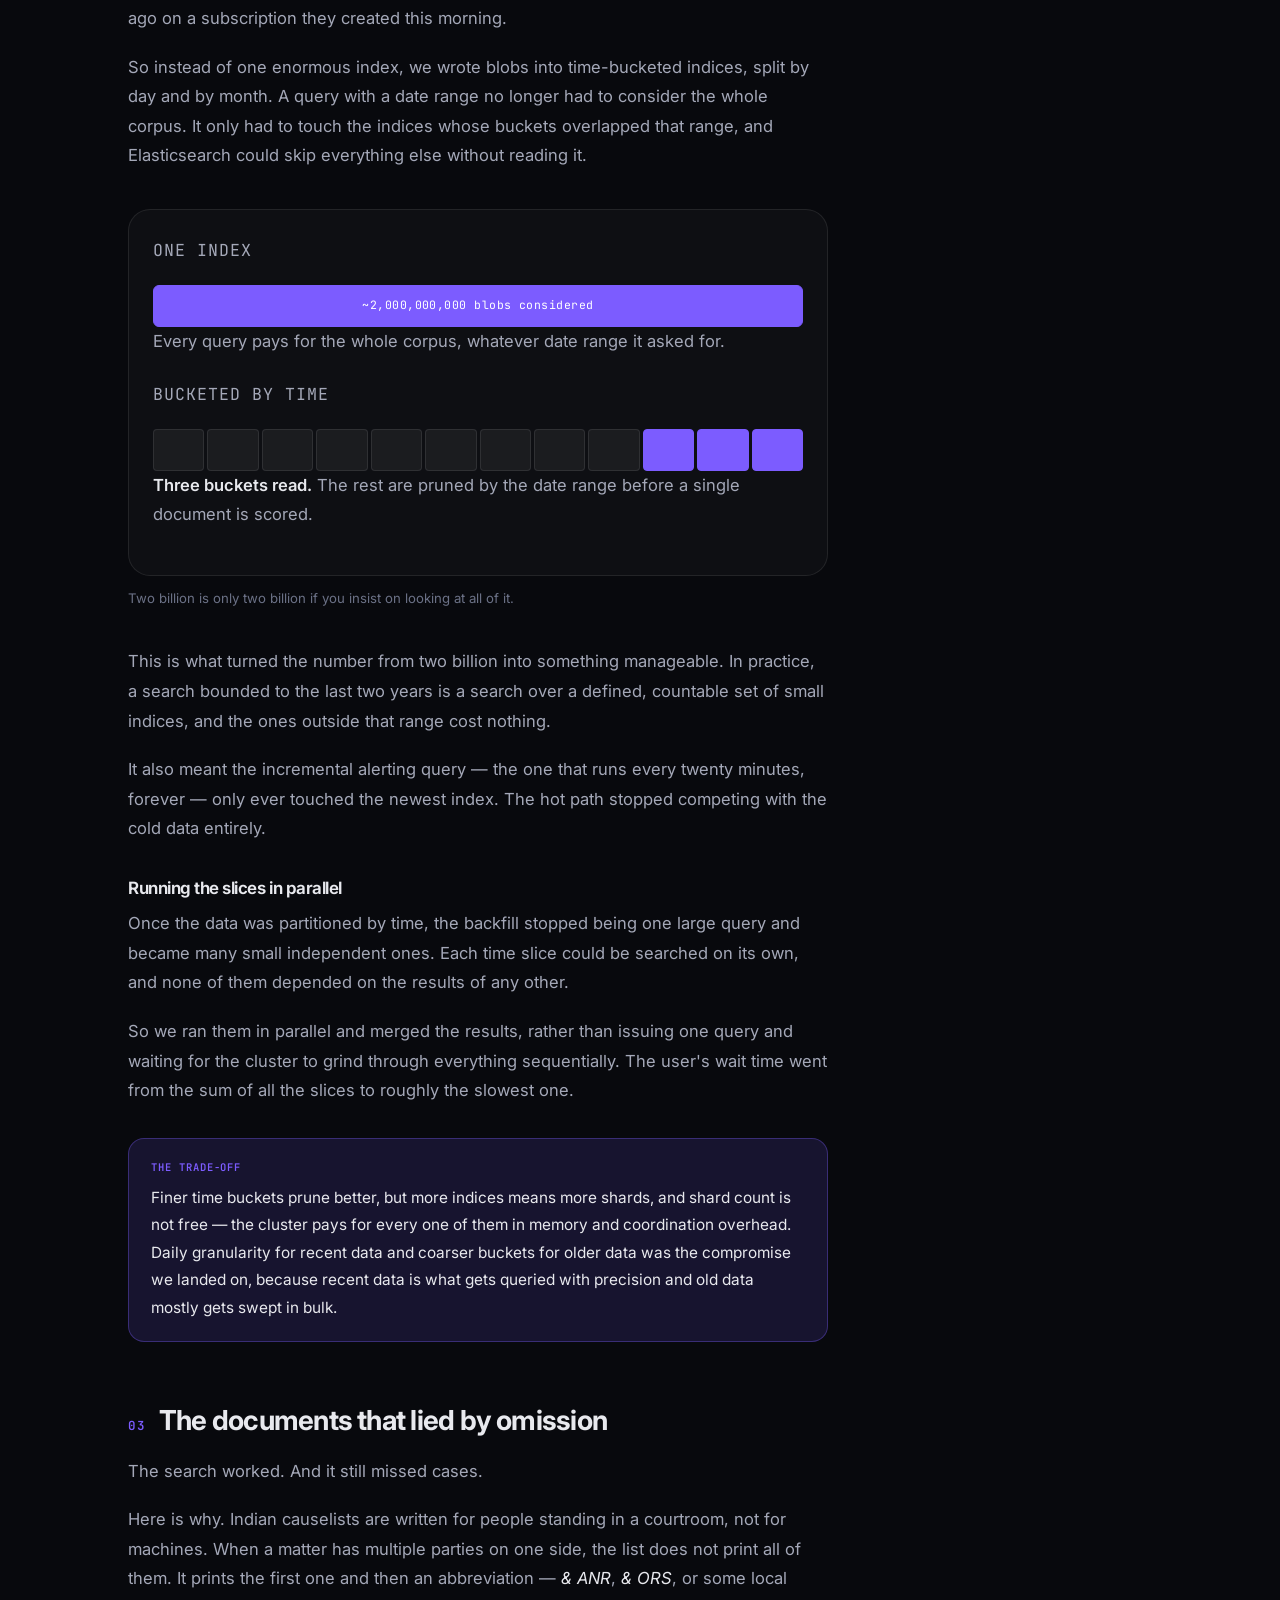
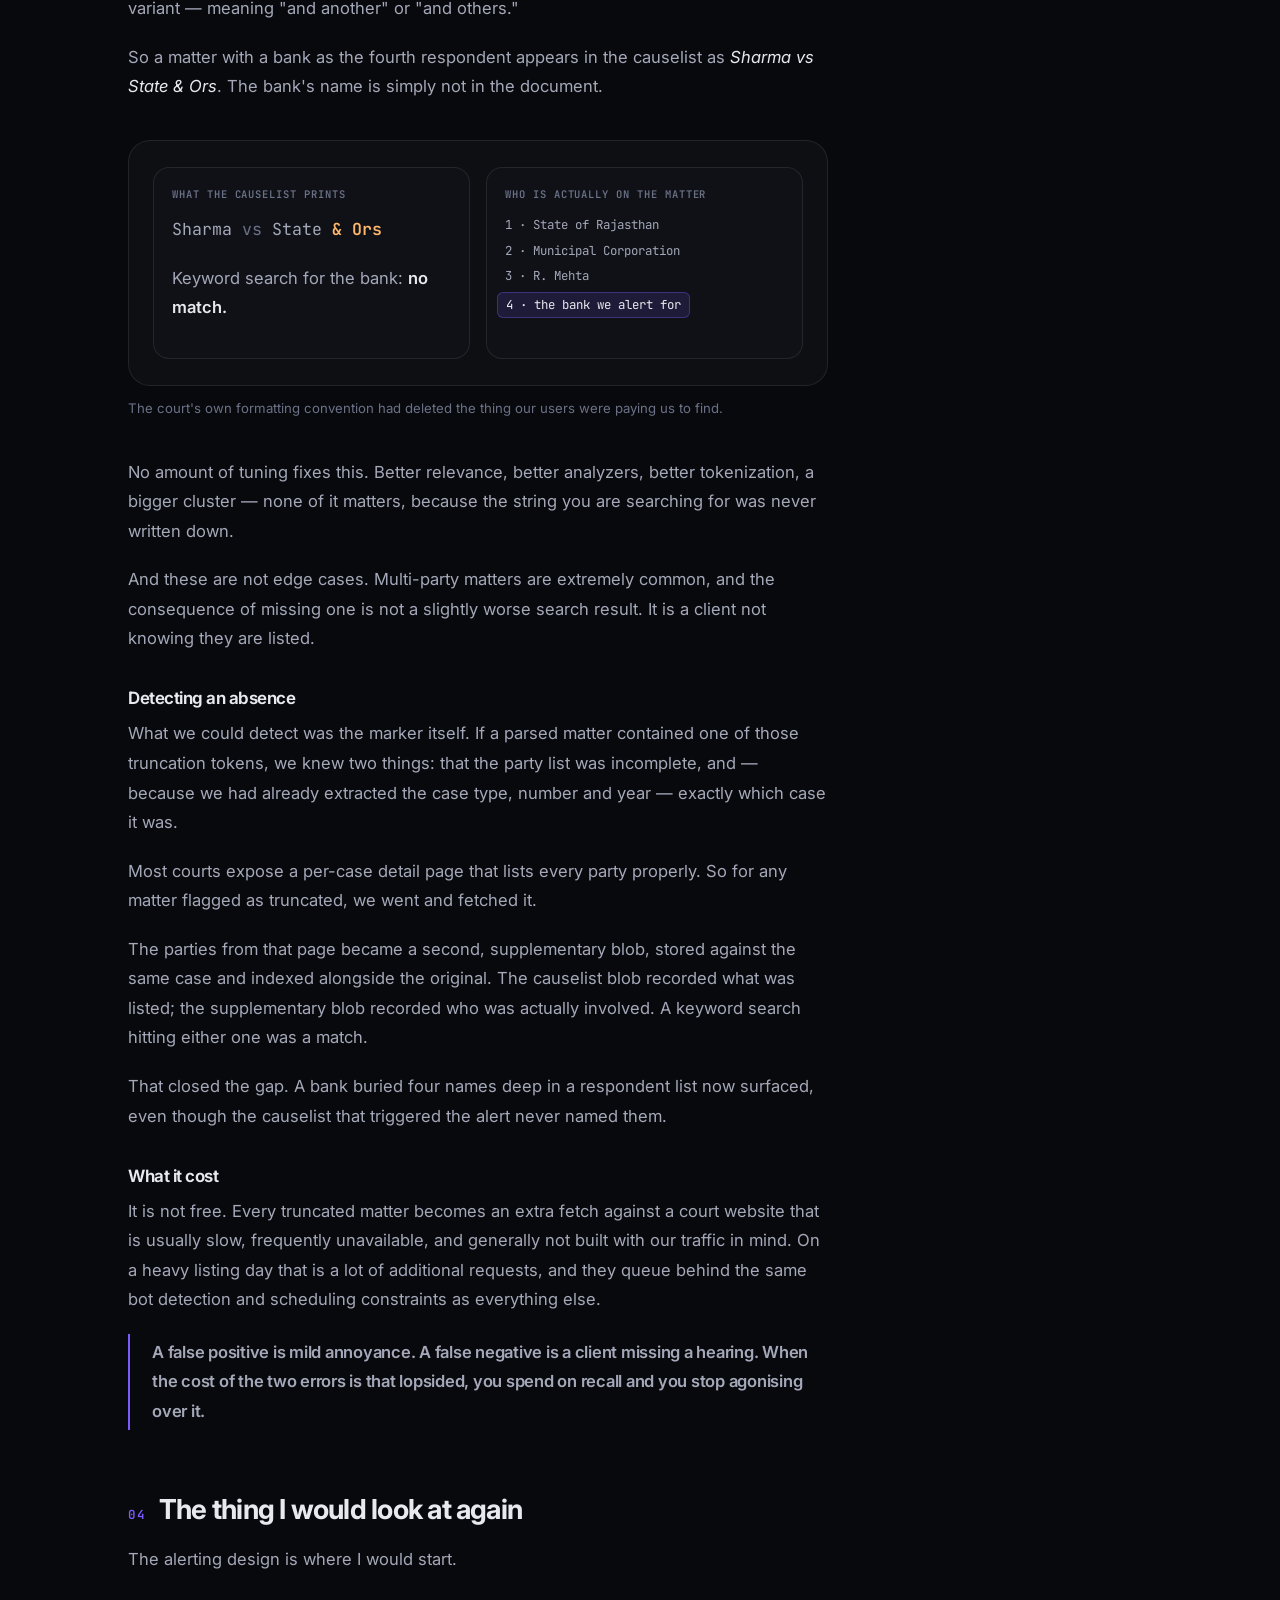
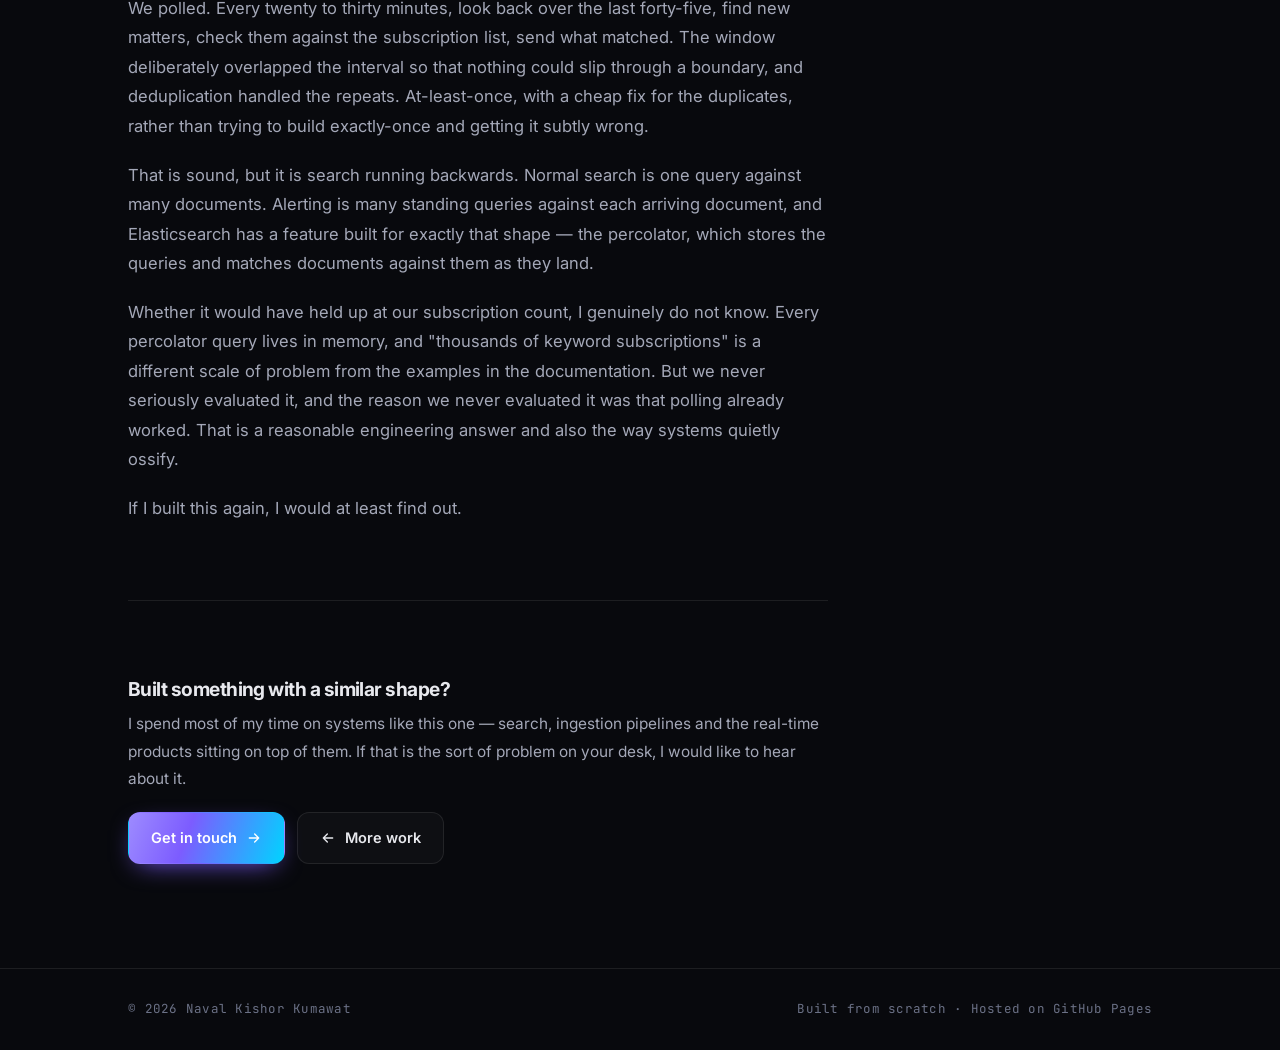
<file: writing/searching-two-billion-court-records.html>
<!doctype html>
<html lang="en" data-theme="dark">
<head>
<meta charset="utf-8" />
<meta name="viewport" content="width=device-width, initial-scale=1, viewport-fit=cover" />
<title>Searching two billion court records — Naval Kishor Kumawat</title>
<meta name="description" content="A case study on free-text search over ~2 billion court-record blobs in Elasticsearch: time-bucketed indices, parallel backfills, and finding the cases the causelists never named." />
<meta name="author" content="Naval Kishor Kumawat" />
<meta name="theme-color" content="#08090d" />
<link rel="canonical" href="https://navalkumawat.github.io/writing/searching-two-billion-court-records.html" />

<meta property="og:type" content="article" />
<meta property="og:title" content="Searching two billion court records, and the ones that weren't there" />
<meta property="og:description" content="Time-bucketed Elasticsearch indices made the search fast. The harder problem was the cases the causelists never named." />
<meta property="og:url" content="https://navalkumawat.github.io/writing/searching-two-billion-court-records.html" />
<meta property="og:image" content="https://navalkumawat.github.io/assets/img/og-court-search.png" />
<meta name="twitter:card" content="summary_large_image" />
<meta name="twitter:title" content="Searching two billion court records, and the ones that weren't there" />
<meta name="twitter:description" content="Time-bucketed Elasticsearch indices made the search fast. The harder problem was the cases the causelists never named." />
<meta name="twitter:image" content="https://navalkumawat.github.io/assets/img/og-court-search.png" />

<link rel="icon" href="data:image/svg+xml,%3Csvg xmlns='http://www.w3.org/2000/svg' viewBox='0 0 100 100'%3E%3Crect width='100' height='100' rx='24' fill='%230a0b0f'/%3E%3Cpath d='M30 72V28h9l22 30V28h9v44h-9L39 42v30z' fill='%237c5cff'/%3E%3C/svg%3E" />

<link rel="preconnect" href="https://fonts.googleapis.com" />
<link rel="preconnect" href="https://fonts.gstatic.com" crossorigin />
<link rel="stylesheet" href="https://fonts.googleapis.com/css2?family=Inter:wght@400;500;600;700;800&family=JetBrains+Mono:wght@400;500;600&display=swap" />
<link rel="stylesheet" href="/assets/css/styles.css" />

<script type="application/ld+json">
{
  "@context": "https://schema.org",
  "@type": "TechArticle",
  "headline": "Searching two billion court records, and the ones that weren't there",
  "description": "A case study on free-text search over roughly two billion court-record blobs in Elasticsearch — time-bucketed indices, parallel backfills, and recovering parties the causelists never named.",
  "datePublished": "2026-09-15",
  "author": {
    "@type": "Person",
    "name": "Naval Kishor Kumawat",
    "url": "https://navalkumawat.github.io/"
  },
  "mainEntityOfPage": "https://navalkumawat.github.io/writing/searching-two-billion-court-records.html",
  "image": "https://navalkumawat.github.io/assets/img/og-court-search.png",
  "keywords": ["Elasticsearch", "distributed search", "time-based indices", "legal tech", "data pipelines"]
}
</script>
</head>
<body>
<a class="skip-link" href="#main">Skip to content</a>

<div class="bg-canvas" aria-hidden="true">
  <div class="orb orb-1"></div>
  <div class="orb orb-2"></div>
  <div class="grid-lines"></div>
</div>

<header class="nav" id="nav">
  <div class="nav-inner">
    <a class="brand" href="/" aria-label="Naval Kishor Kumawat — home">
      <span class="brand-mark" aria-hidden="true">N</span>
      <span class="brand-text">naval<span class="dim">.dev</span></span>
    </a>

    <nav class="nav-links" id="navLinks" aria-label="Site navigation">
      <a href="/#about">About</a>
      <a href="/#experience">Experience</a>
      <a href="/#work">Work</a>
      <a href="/#skills">Skills</a>
      <a href="/#contact">Contact</a>
    </nav>

    <div class="nav-actions">
      <button class="icon-btn" id="themeToggle" type="button" aria-label="Switch to light theme" title="Toggle theme">
        <svg class="ico-moon" viewBox="0 0 24 24" aria-hidden="true"><path d="M21 12.79A9 9 0 1 1 11.21 3a7 7 0 0 0 9.79 9.79z"/></svg>
        <svg class="ico-sun" viewBox="0 0 24 24" aria-hidden="true"><circle cx="12" cy="12" r="4.2"/><path d="M12 2v2.6M12 19.4V22M2 12h2.6M19.4 12H22M4.9 4.9l1.9 1.9M17.2 17.2l1.9 1.9M19.1 4.9l-1.9 1.9M6.8 17.2l-1.9 1.9"/></svg>
      </button>
      <button class="icon-btn menu-btn" id="menuToggle" type="button" aria-label="Open menu" aria-expanded="false" aria-controls="navLinks">
        <span class="bar"></span><span class="bar"></span><span class="bar"></span>
      </button>
    </div>
  </div>
  <div class="scroll-progress" id="scrollProgress" aria-hidden="true"></div>
</header>

<main id="main">

  <!-- ══════════════ ARTICLE HEAD ══════════════ -->
  <header class="art-head">
    <div class="wrap">
      <a class="art-back" href="/#work">
        <svg viewBox="0 0 24 24" aria-hidden="true"><path d="M19 12H5M11 18l-6-6 6-6"/></svg>
        Selected work
      </a>

      <p class="eyebrow reveal"><span class="pulse" aria-hidden="true"></span>Case study</p>

      <h1 class="art-title reveal" data-delay="1">
        Searching two billion court records, and <span class="grad">the ones that weren't there</span>
      </h1>

      <p class="art-dek reveal" data-delay="2">
        Making the search fast was an indexing problem. Making it <em>correct</em> was not —
        the records our users needed most were the ones the courts had never written down.
      </p>

      <p class="art-meta reveal" data-delay="3">
        <span>Elasticsearch</span><span class="sep">·</span>
        <span>Python</span><span class="sep">·</span>
        <span>Legal-tech, India</span><span class="sep">·</span>
        <span class="dim">8 min read</span>
      </p>
    </div>
  </header>

  <!-- ══════════════ ARTICLE BODY ══════════════ -->
  <div class="art-body">
    <div class="wrap art-grid">

      <aside class="toc" aria-label="Contents">
        <h2>Contents</h2>
        <ol>
          <li><a href="#corpus">What we were searching</a></li>
          <li><a href="#speed">The first search is the expensive one</a></li>
          <li><a href="#omission">The documents that lied by omission</a></li>
          <li><a href="#again">The thing I would look at again</a></li>
        </ol>
      </aside>

      <article class="prose">

        <p class="lead">Every working day, courts across India publish a <strong>causelist</strong>: the set
        of matters that will be heard in front of a particular bench, on a particular day. Every court
        publishes its own. Some publish clean HTML. Some publish a PDF that is really a scan of a table.
        Some publish for tomorrow, some for the next three weeks, some whenever they feel like it.</p>

        <p>We were fetching all of them, on a schedule, and turning them into something a lawyer could
        subscribe to. If your matter was listed, you got told. If a keyword you cared about showed up
        anywhere in the country, you got told.</p>

        <p>Two parts of that turned out to be much harder than they looked. The first was making the
        initial search fast. The second was finding cases that the causelists did not actually mention.</p>

        <div class="tldr">
          <h2>The short version</h2>
          <ul>
            <li>~2 billion text blobs, one per parsed matter, in Elasticsearch — deliberately flat text,
              because every attempt at a strict schema broke on some registry's formatting.</li>
            <li>The expensive query was not the recurring alert. It was the <strong>first</strong> one:
              a new subscription backfilling its entire history while the user waits.</li>
            <li>Time-bucketed indices turned "search two billion" into "search the handful of buckets
              that overlap the date range", and the slices then ran in parallel.</li>
            <li>None of that fixed recall. Causelists truncate multi-party matters to
              <em>&amp; ORS</em>, so the party our user was paying us to find was never in the document.</li>
            <li>The fix was to detect the truncation marker and go fetch the full party list from the
              court's per-case page — a second blob indexed beside the first.</li>
          </ul>
        </div>

        <h2 id="corpus"><span class="n">01</span> What we were searching</h2>

        <p>For every matter we parsed, we stored a blob: a flat piece of text holding everything we had
        extracted for that case. Party names, advocates, the case type, number and year. Mongo held the
        blobs as the source of truth, and they were synced into Elasticsearch almost immediately after
        being written.</p>

        <p>A blob rather than a neat schema, because we were matching arbitrary user keywords against
        text whose shape changed from court to court. Every time we tried to force the parsed output into
        structured fields, some registry's formatting convention broke the assumption. Flat searchable
        text was the thing that held up.</p>

        <p>Across every court and every day we had been collecting, that came to roughly two billion blobs.</p>

        <h2 id="speed"><span class="n">02</span> The first search is the expensive one</h2>

        <p>The alerting query is small. It runs every twenty to thirty minutes, looks back over the last
        forty-five, and only ever touches matters that arrived in that window. It is a narrow query over a
        tiny slice of recent data, and it is not the problem.</p>

        <p>The problem is what happens the moment a user subscribes.</p>

        <p>When a bank adds a keyword, they do not only want to know about matters listed tomorrow. They
        want the history. Everything we have ever indexed that matches. That single action kicks off a
        search across the entire corpus — not a window, not a slice, all two billion blobs — and the user
        is sitting there waiting for it.</p>

        <p class="pull">The first run of every subscription was the worst query in the system, and it
        happened at the worst possible moment: the first thirty seconds someone spends with the product.</p>

        <h3>Not every mention is the same mention</h3>

        <p>The first thing we did was stop treating the blob as one undifferentiated lump.</p>

        <p>If a bank subscribes to its own name, that name can appear in a matter in several different
        roles. They might have filed the case. The case might have been filed against them. Or they might
        just be referenced somewhere in the text of a matter that has nothing to do with them directly.</p>

        <p>Those are three quite different pieces of news, and in-house legal teams usually care most
        about the second one. So alongside the blob, we extracted and stored the petitioner and respondent
        names as their own fields on the Elasticsearch document.</p>

        <p>That let a subscription be more specific than a keyword. Track everything mentioning us. Or
        track only matters where we are the respondent. A search that had been one query over one text
        field became a combined query: match the term in the petitioner field, or the respondent field, or
        the body of the blob, depending on what the user had actually asked for.</p>

        <p>It also helped performance, because a query restricted to party fields is matching against far
        less text than one scanning the full blob.</p>

        <h3>Time is the only thing every court agrees on</h3>

        <p>The real win came from how we laid the data out.</p>

        <p>Court records have a property that makes them easier than they first appear: they are naturally
        ordered in time, and almost every query against them is bounded in time. A causelist belongs to a
        date. An alert cares about the last hour. Even a historical backfill usually has a sensible floor —
        nobody is looking for keyword matches from fifteen years ago on a subscription they created this
        morning.</p>

        <p>So instead of one enormous index, we wrote blobs into time-bucketed indices, split by day and
        by month. A query with a date range no longer had to consider the whole corpus. It only had to
        touch the indices whose buckets overlapped that range, and Elasticsearch could skip everything else
        without reading it.</p>

        <figure class="fig">
          <div class="fig-box">
            <div class="idx-row">
              <p class="idx-label">One index</p>
              <div class="idx-bar"><span class="one">~2,000,000,000 blobs considered</span></div>
              <p class="idx-note">Every query pays for the whole corpus, whatever date range it asked for.</p>
            </div>
            <div class="idx-row">
              <p class="idx-label">Bucketed by time</p>
              <div class="idx-bar">
                <span class="seg"></span><span class="seg"></span><span class="seg"></span>
                <span class="seg"></span><span class="seg"></span><span class="seg"></span>
                <span class="seg"></span><span class="seg"></span><span class="seg"></span>
                <span class="seg hot"></span><span class="seg hot"></span><span class="seg hot"></span>
              </div>
              <p class="idx-note"><b>Three buckets read.</b> The rest are pruned by the date range before
              a single document is scored.</p>
            </div>
          </div>
          <figcaption>Two billion is only two billion if you insist on looking at all of it.</figcaption>
        </figure>

        <p>This is what turned the number from two billion into something manageable. In practice, a
        search bounded to the last two years is a search over a defined, countable set of small indices,
        and the ones outside that range cost nothing.</p>

        <p>It also meant the incremental alerting query — the one that runs every twenty minutes, forever —
        only ever touched the newest index. The hot path stopped competing with the cold data entirely.</p>

        <h3>Running the slices in parallel</h3>

        <p>Once the data was partitioned by time, the backfill stopped being one large query and became
        many small independent ones. Each time slice could be searched on its own, and none of them
        depended on the results of any other.</p>

        <p>So we ran them in parallel and merged the results, rather than issuing one query and waiting for
        the cluster to grind through everything sequentially. The user's wait time went from the sum of all
        the slices to roughly the slowest one.</p>

        <div class="callout">
          <span class="label">The trade-off</span>
          <p>Finer time buckets prune better, but more indices means more shards, and shard count is not
          free — the cluster pays for every one of them in memory and coordination overhead. Daily
          granularity for recent data and coarser buckets for older data was the compromise we landed on,
          because recent data is what gets queried with precision and old data mostly gets swept in bulk.</p>
        </div>

        <h2 id="omission"><span class="n">03</span> The documents that lied by omission</h2>

        <p>The search worked. And it still missed cases.</p>

        <p>Here is why. Indian causelists are written for people standing in a courtroom, not for machines.
        When a matter has multiple parties on one side, the list does not print all of them. It prints the
        first one and then an abbreviation — <em>&amp; ANR</em>, <em>&amp; ORS</em>, or some local variant —
        meaning "and another" or "and others."</p>

        <p>So a matter with a bank as the fourth respondent appears in the causelist as
        <em>Sharma vs State &amp; Ors</em>. The bank's name is simply not in the document.</p>

        <figure class="fig">
          <div class="fig-box gap-grid">
            <div class="gap-panel">
              <h4>What the causelist prints</h4>
              <p class="gap-line">Sharma <span class="dim">vs</span> State <span class="trunc">&amp; Ors</span></p>
              <p class="idx-note">Keyword search for the bank: <b>no match.</b></p>
            </div>
            <div class="gap-panel">
              <h4>Who is actually on the matter</h4>
              <div class="gap-list">
                <span>1 · State of Rajasthan</span>
                <span>2 · Municipal Corporation</span>
                <span>3 · R. Mehta</span>
                <span class="hit">4 · the bank we alert for</span>
              </div>
            </div>
          </div>
          <figcaption>The court's own formatting convention had deleted the thing our users were paying us to find.</figcaption>
        </figure>

        <p>No amount of tuning fixes this. Better relevance, better analyzers, better tokenization, a
        bigger cluster — none of it matters, because the string you are searching for was never written
        down.</p>

        <p>And these are not edge cases. Multi-party matters are extremely common, and the consequence of
        missing one is not a slightly worse search result. It is a client not knowing they are listed.</p>

        <h3>Detecting an absence</h3>

        <p>What we could detect was the marker itself. If a parsed matter contained one of those truncation
        tokens, we knew two things: that the party list was incomplete, and — because we had already
        extracted the case type, number and year — exactly which case it was.</p>

        <p>Most courts expose a per-case detail page that lists every party properly. So for any matter
        flagged as truncated, we went and fetched it.</p>

        <p>The parties from that page became a second, supplementary blob, stored against the same case and
        indexed alongside the original. The causelist blob recorded what was listed; the supplementary blob
        recorded who was actually involved. A keyword search hitting either one was a match.</p>

        <p>That closed the gap. A bank buried four names deep in a respondent list now surfaced, even
        though the causelist that triggered the alert never named them.</p>

        <h3>What it cost</h3>

        <p>It is not free. Every truncated matter becomes an extra fetch against a court website that is
        usually slow, frequently unavailable, and generally not built with our traffic in mind. On a heavy
        listing day that is a lot of additional requests, and they queue behind the same bot detection and
        scheduling constraints as everything else.</p>

        <p class="pull">A false positive is mild annoyance. A false negative is a client missing a hearing.
        When the cost of the two errors is that lopsided, you spend on recall and you stop agonising over it.</p>

        <h2 id="again"><span class="n">04</span> The thing I would look at again</h2>

        <p>The alerting design is where I would start.</p>

        <p>We polled. Every twenty to thirty minutes, look back over the last forty-five, find new matters,
        check them against the subscription list, send what matched. The window deliberately overlapped the
        interval so that nothing could slip through a boundary, and deduplication handled the repeats.
        At-least-once, with a cheap fix for the duplicates, rather than trying to build exactly-once and
        getting it subtly wrong.</p>

        <p>That is sound, but it is search running backwards. Normal search is one query against many
        documents. Alerting is many standing queries against each arriving document, and Elasticsearch has
        a feature built for exactly that shape — the percolator, which stores the queries and matches
        documents against them as they land.</p>

        <p>Whether it would have held up at our subscription count, I genuinely do not know. Every
        percolator query lives in memory, and "thousands of keyword subscriptions" is a different scale of
        problem from the examples in the documentation. But we never seriously evaluated it, and the reason
        we never evaluated it was that polling already worked. That is a reasonable engineering answer and
        also the way systems quietly ossify.</p>

        <p>If I built this again, I would at least find out.</p>

        <div class="art-foot">
          <h2>Built something with a similar shape?</h2>
          <p>I spend most of my time on systems like this one — search, ingestion pipelines and the
          real-time products sitting on top of them. If that is the sort of problem on your desk, I would
          like to hear about it.</p>
          <div class="btns">
            <a class="btn btn-primary" href="/#contact">
              Get in touch
              <svg viewBox="0 0 24 24" aria-hidden="true"><path d="M5 12h14M13 6l6 6-6 6"/></svg>
            </a>
            <a class="btn btn-ghost" href="/#work">
              <svg viewBox="0 0 24 24" aria-hidden="true"><path d="M19 12H5M11 18l-6-6 6-6"/></svg>
              More work
            </a>
          </div>
        </div>

      </article>

    </div>
  </div>

</main>

<footer class="footer">
  <div class="wrap footer-inner">
    <p class="mono dim">© <span id="year">2026</span> Naval Kishor Kumawat</p>
    <p class="mono dim">Built from scratch · Hosted on GitHub Pages</p>
  </div>
</footer>

<script src="/assets/js/main.js" defer></script>
<script>
/* Contents rail: highlight whichever section is currently in view.
   Progressive enhancement — the links work fine without this. */
(function () {
  var links = document.querySelectorAll('.toc a');
  if (!links.length) return;

  var items = [];
  Array.prototype.forEach.call(links, function (a) {
    var el = document.getElementById(a.getAttribute('href').slice(1));
    if (el) items.push({ link: a, el: el });
  });

  var ticking = false;

  function sync() {
    var probe = window.innerHeight * 0.32;
    var active = items.length ? items[0].link : null;
    items.forEach(function (i) {
      if (i.el.getBoundingClientRect().top <= probe) active = i.link;
    });
    items.forEach(function (i) { i.link.classList.toggle('active', i.link === active); });
    ticking = false;
  }

  window.addEventListener('scroll', function () {
    if (!ticking) { ticking = true; requestAnimationFrame(sync); }
  }, { passive: true });
  window.addEventListener('resize', sync, { passive: true });
  sync();
})();
</script>
</body>
</html>
</file>
<file: assets/css/styles.css>
/* ═══════════════════════════════════════════════════════
   Naval Kishor Kumawat — portfolio
   Design tokens → layout → components
   ═══════════════════════════════════════════════════════ */

:root {
  /* dark is the default theme */
  --bg:            #08090d;
  --bg-elev:       #0f1117;
  --surface:       rgba(255, 255, 255, 0.028);
  --surface-hover: rgba(255, 255, 255, 0.055);
  --border:        rgba(255, 255, 255, 0.085);
  --border-strong: rgba(255, 255, 255, 0.16);

  --text:          #e8e9ee;
  --text-soft:     #a4a8b8;
  --text-dim:      #6b7186;

  --accent:        #7c5cff;
  --accent-2:      #00d4ff;
  --accent-warm:   #ffb86b;
  --accent-soft:   rgba(124, 92, 255, 0.14);
  --accent-ring:   rgba(124, 92, 255, 0.34);

  --grad: linear-gradient(110deg, #9d8bff 0%, #7c5cff 38%, #00d4ff 100%);

  --font: 'Inter', -apple-system, BlinkMacSystemFont, 'Segoe UI', Roboto, sans-serif;
  --mono: 'JetBrains Mono', ui-monospace, SFMono-Regular, Menlo, Consolas, monospace;

  --maxw: 1120px;
  --gutter: clamp(20px, 5vw, 48px);
  --radius: 16px;
  --radius-lg: 22px;

  /* fallbacks for the nav surfaces: color-mix() and backdrop-filter are both
     comparatively recent, and without a background the bar lets the page
     scroll through it */
  --bg-veil:  rgba(8, 9, 13, .9);
  --bg-sheet: rgba(8, 9, 13, .97);

  --shadow: 0 1px 2px rgba(0,0,0,.3), 0 12px 32px -12px rgba(0,0,0,.55);
  --ease: cubic-bezier(.22, 1, .36, 1);
}

html[data-theme='light'] {
  --bg:            #fbfbfd;
  --bg-elev:       #ffffff;
  --surface:       rgba(10, 12, 20, 0.022);
  --surface-hover: rgba(10, 12, 20, 0.045);
  --border:        rgba(10, 12, 20, 0.09);
  --border-strong: rgba(10, 12, 20, 0.18);

  --text:          #14161d;
  --text-soft:     #4b5162;
  --text-dim:      #7b8194;

  --accent:        #5b3df0;
  --accent-2:      #0092c9;
  --accent-warm:   #c2761c;
  --accent-soft:   rgba(91, 61, 240, 0.09);
  --accent-ring:   rgba(91, 61, 240, 0.28);

  --grad: linear-gradient(110deg, #6d4bf5 0%, #5b3df0 40%, #008fc4 100%);
  --bg-veil:  rgba(251, 251, 253, .9);
  --bg-sheet: rgba(251, 251, 253, .97);
  --shadow: 0 1px 2px rgba(20,22,29,.05), 0 14px 34px -16px rgba(20,22,29,.22);
}

/* ─────────── base ─────────── */

*, *::before, *::after { box-sizing: border-box; }

html {
  scroll-behavior: smooth;
  scroll-padding-top: 88px;
  -webkit-text-size-adjust: 100%;
}

body {
  margin: 0;
  background: var(--bg);
  color: var(--text);
  font-family: var(--font);
  font-size: 16px;
  line-height: 1.65;
  -webkit-font-smoothing: antialiased;
  -moz-osx-font-smoothing: grayscale;
  overflow-x: hidden;
  transition: background .4s var(--ease), color .4s var(--ease);
}

h1, h2, h3 { line-height: 1.12; letter-spacing: -0.028em; margin: 0; font-weight: 700; }
p { margin: 0 0 1em; }
a { color: inherit; text-decoration: none; }
ul, ol, dl { margin: 0; padding: 0; list-style: none; }
img, svg { max-width: 100%; }
strong { color: var(--text); font-weight: 600; }
::selection { background: var(--accent); color: #fff; }

.mono { font-family: var(--mono); font-size: .8em; letter-spacing: .02em; }
.dim  { color: var(--text-dim); }
.sep  { color: var(--text-dim); padding: 0 .15em; }
.grad {
  background: var(--grad);
  -webkit-background-clip: text;
  background-clip: text;
  color: transparent;
}

.wrap { width: 100%; max-width: var(--maxw); margin: 0 auto; padding-inline: var(--gutter); }

.skip-link {
  position: absolute; left: -9999px; top: 0; z-index: 200;
  background: var(--accent); color: #fff; padding: 10px 18px; border-radius: 0 0 10px 0;
}
.skip-link:focus { left: 0; }

:focus-visible { outline: 2px solid var(--accent); outline-offset: 3px; border-radius: 6px; }

/* ─────────── ambient background ─────────── */

.bg-canvas {
  position: fixed; inset: 0; z-index: -1;
  pointer-events: none; overflow: hidden;
}
.orb {
  position: absolute;
  border-radius: 50%;
  filter: blur(90px);
  opacity: .5;
}
html[data-theme='light'] .orb { opacity: .22; filter: blur(80px); }
.orb-1 {
  width: 620px; height: 620px;
  top: -220px; left: -160px;
  background: radial-gradient(circle, rgba(124,92,255,.55), transparent 68%);
  animation: drift1 26s ease-in-out infinite;
}
.orb-2 {
  width: 540px; height: 540px;
  top: 14%; right: -180px;
  background: radial-gradient(circle, rgba(0,212,255,.38), transparent 68%);
  animation: drift2 32s ease-in-out infinite;
}
@keyframes drift1 {
  0%,100% { transform: translate(0,0) scale(1); }
  50%     { transform: translate(90px, 70px) scale(1.12); }
}
@keyframes drift2 {
  0%,100% { transform: translate(0,0) scale(1); }
  50%     { transform: translate(-80px, 110px) scale(.92); }
}
.grid-lines {
  position: absolute; inset: 0;
  background-image:
    linear-gradient(to right, var(--border) 1px, transparent 1px),
    linear-gradient(to bottom, var(--border) 1px, transparent 1px);
  background-size: 72px 72px;
  mask-image: radial-gradient(ellipse 85% 55% at 50% 0%, #000 12%, transparent 72%);
  -webkit-mask-image: radial-gradient(ellipse 85% 55% at 50% 0%, #000 12%, transparent 72%);
  opacity: .55;
}

/* ─────────── nav ─────────── */

.nav {
  position: fixed; top: 0; left: 0; right: 0; z-index: 100;
  transition: background .3s var(--ease), border-color .3s var(--ease), backdrop-filter .3s;
  border-bottom: 1px solid transparent;
}
.nav.stuck {
  background: var(--bg-veil);
  background: color-mix(in srgb, var(--bg) 82%, transparent);
  backdrop-filter: saturate(160%) blur(14px);
  -webkit-backdrop-filter: saturate(160%) blur(14px);
  border-bottom-color: var(--border);
}
.nav-inner {
  max-width: var(--maxw); margin: 0 auto;
  padding: 14px var(--gutter);
  display: flex; align-items: center; gap: 20px;
}

.brand { display: inline-flex; align-items: center; gap: 10px; font-weight: 700; letter-spacing: -.02em; }
.brand-mark {
  width: 30px; height: 30px; border-radius: 9px;
  display: grid; place-items: center;
  background: var(--grad); color: #fff;
  font-size: 15px; font-weight: 800;
  box-shadow: 0 0 0 1px var(--border), 0 6px 18px -8px var(--accent);
}
.brand-text { font-size: 15.5px; }

.nav-links {
  margin-left: auto;
  display: flex; align-items: center; gap: 4px;
}
.nav-links a {
  position: relative;
  padding: 8px 13px; border-radius: 999px;
  font-size: 14px; font-weight: 500; color: var(--text-soft);
  transition: color .2s, background .2s;
}
.nav-links a:hover { color: var(--text); background: var(--surface-hover); }
.nav-links a.active { color: var(--text); background: var(--accent-soft); }

.nav-actions { display: flex; align-items: center; gap: 8px; margin-left: 8px; }

.icon-btn {
  width: 38px; height: 38px; flex: none;
  display: grid; place-items: center;
  border-radius: 11px; cursor: pointer;
  background: var(--surface); color: var(--text-soft);
  border: 1px solid var(--border);
  transition: color .2s, background .2s, border-color .2s, transform .2s var(--ease);
}
.icon-btn:hover { color: var(--text); background: var(--surface-hover); border-color: var(--border-strong); transform: translateY(-1px); }
.icon-btn svg { width: 17px; height: 17px; fill: none; stroke: currentColor; stroke-width: 1.9; stroke-linecap: round; stroke-linejoin: round; }

.ico-sun { display: none; }
html[data-theme='light'] .ico-sun  { display: block; }
html[data-theme='light'] .ico-moon { display: none; }

/* .icon-btn centres its contents with grid place-items; switching this one to
   flex for the bar stack loses that, so centre it explicitly */
.menu-btn { display: none; flex-direction: column; align-items: center; justify-content: center; gap: 4px; }
.menu-btn .bar {
  width: 16px; height: 1.8px; border-radius: 2px; background: currentColor;
  transition: transform .25s var(--ease), opacity .2s;
}
.menu-btn[aria-expanded='true'] .bar:nth-child(1) { transform: translateY(5.8px) rotate(45deg); }
.menu-btn[aria-expanded='true'] .bar:nth-child(2) { opacity: 0; }
.menu-btn[aria-expanded='true'] .bar:nth-child(3) { transform: translateY(-5.8px) rotate(-45deg); }

.scroll-progress {
  height: 2px; width: 0;
  background: var(--grad);
  transition: width .08s linear;
}

@supports not ((backdrop-filter: blur(4px)) or (-webkit-backdrop-filter: blur(4px))) {
  .nav.stuck  { background: var(--bg-sheet); }
  .nav-links  { background: var(--bg-sheet); }
}

/* ─────────── hero ─────────── */

.hero {
  position: relative;
  min-height: 100svh;
  display: flex; flex-direction: column; justify-content: center;
  padding: 140px 0 96px;
}

.eyebrow {
  display: inline-flex; align-items: center; gap: 9px;
  font-family: var(--mono); font-size: 12.5px; letter-spacing: .06em;
  color: var(--text-soft);
  padding: 7px 15px 7px 12px; border-radius: 999px;
  background: var(--surface); border: 1px solid var(--border);
  margin: 0 0 30px;
}
.pulse {
  width: 7px; height: 7px; border-radius: 50%; flex: none;
  background: #34d399;
  box-shadow: 0 0 0 0 rgba(52,211,153,.6);
  animation: pulse 2.4s infinite;
}
@keyframes pulse {
  0%   { box-shadow: 0 0 0 0 rgba(52,211,153,.55); }
  70%  { box-shadow: 0 0 0 8px rgba(52,211,153,0); }
  100% { box-shadow: 0 0 0 0 rgba(52,211,153,0); }
}

.hero-title {
  font-size: clamp(2.9rem, 9.2vw, 6.1rem);
  font-weight: 800;
  letter-spacing: -.045em;
  margin: 0 0 22px;
}

.hero-role {
  font-size: clamp(1.05rem, 2.4vw, 1.3rem);
  color: var(--text-soft);
  margin: 0 0 26px;
}
.hero-role .mono {
  color: var(--text);
  font-weight: 600;
  font-size: .92em;
  padding: 3px 10px; border-radius: 8px;
  background: var(--accent-soft);
  border: 1px solid var(--accent-ring);
}

.hero-lede {
  max-width: 62ch;
  font-size: clamp(1rem, 1.9vw, 1.15rem);
  color: var(--text-soft);
  margin: 0 0 40px;
}

.hero-cta { display: flex; flex-wrap: wrap; gap: 12px; margin-bottom: 68px; }

.btn {
  display: inline-flex; align-items: center; gap: 9px;
  padding: 13px 22px; border-radius: 12px;
  font-size: 14.5px; font-weight: 600;
  border: 1px solid transparent; cursor: pointer;
  transition: transform .2s var(--ease), box-shadow .25s var(--ease), background .2s, border-color .2s, color .2s;
}
.btn svg { width: 16px; height: 16px; fill: none; stroke: currentColor; stroke-width: 2; stroke-linecap: round; stroke-linejoin: round; transition: transform .25s var(--ease); }
.btn:hover { transform: translateY(-2px); }
.btn-primary {
  background: var(--grad); color: #fff;
  box-shadow: 0 8px 26px -10px var(--accent);
}
.btn-primary:hover { box-shadow: 0 14px 34px -10px var(--accent); }
.btn-primary:hover svg { transform: translateX(3px); }
.btn-ghost {
  background: var(--surface); color: var(--text);
  border-color: var(--border);
}
.btn-ghost:hover { background: var(--surface-hover); border-color: var(--border-strong); }
.btn-ghost:hover svg { transform: translateY(2px); }

.stats {
  display: grid;
  grid-template-columns: repeat(auto-fit, minmax(178px, 1fr));
  gap: 1px;
  background: var(--border);
  border: 1px solid var(--border);
  border-radius: var(--radius);
  overflow: hidden;
}
.stat {
  background: var(--bg);
  padding: 22px 20px;
  transition: background .25s;
}
.stat:hover { background: var(--surface-hover); }
.stat-num {
  display: block;
  font-size: clamp(1.7rem, 4vw, 2.3rem);
  font-weight: 800; letter-spacing: -.04em;
  line-height: 1.05;
  background: var(--grad);
  -webkit-background-clip: text; background-clip: text; color: transparent;
}
.stat-num .plus { font-size: .62em; }
.stat-label {
  display: block; margin-top: 6px;
  font-size: 12.8px; color: var(--text-dim); line-height: 1.45;
}

.scroll-hint {
  position: absolute; bottom: 30px; left: 50%; transform: translateX(-50%);
  width: 22px; height: 34px; border-radius: 12px;
  border: 1.5px solid var(--border-strong);
}
.scroll-hint span {
  position: absolute; top: 7px; left: 50%; margin-left: -1.5px;
  width: 3px; height: 6px; border-radius: 2px; background: var(--accent);
  animation: wheel 1.9s ease-in-out infinite;
}
@keyframes wheel {
  0%   { opacity: 0; transform: translateY(0); }
  35%  { opacity: 1; }
  100% { opacity: 0; transform: translateY(12px); }
}

/* ─────────── sections ─────────── */

.section { padding: clamp(72px, 11vw, 130px) 0; position: relative; }

.sec-head {
  display: flex; align-items: baseline; gap: 16px;
  margin-bottom: 14px;
}
.sec-num { color: var(--accent); font-weight: 600; }
.sec-head h2 {
  font-size: clamp(1.7rem, 4.4vw, 2.6rem);
  font-weight: 700;
}
.sec-head::after {
  content: ''; flex: 1; height: 1px;
  background: linear-gradient(to right, var(--border), transparent);
  align-self: center;
}
.sec-lede { color: var(--text-dim); margin: 0 0 42px; max-width: 58ch; }
.sec-head + .about-grid,
.sec-head + .timeline,
.sec-head + .skill-grid,
.sec-head + .edu-grid,
.sec-head + .contact-lede { margin-top: 44px; }

/* ─────────── about ─────────── */

.about-grid {
  display: grid;
  grid-template-columns: minmax(0, 1.55fr) minmax(0, 1fr);
  gap: clamp(28px, 5vw, 56px);
  align-items: start;
}
.about-copy p { color: var(--text-soft); max-width: 60ch; }
.about-copy .lead {
  font-size: clamp(1.1rem, 2.2vw, 1.3rem);
  color: var(--text);
  font-weight: 500;
  letter-spacing: -.015em;
  margin-bottom: 1.1em;
}

.about-card {
  position: sticky; top: 100px;
  background: var(--surface);
  border: 1px solid var(--border);
  border-radius: var(--radius-lg);
  padding: 26px;
  box-shadow: var(--shadow);
}
/* portrait sits at the top of the card; 4:3 is the source ratio, so nothing
   is cropped and the flat blue backdrop lines up with the accent ring */
.portrait {
  margin: 0 0 20px;
  aspect-ratio: 4 / 3;
  border-radius: 14px; overflow: hidden;
  border: 1px solid var(--accent-ring);
  background: var(--accent-soft);
}
.portrait img { display: block; width: 100%; height: 100%; object-fit: cover; }

.card-title { color: var(--accent); margin: 0 0 18px; font-weight: 600; }
.facts > div {
  display: grid; grid-template-columns: 82px 1fr; gap: 12px;
  padding: 9px 0;
  border-top: 1px solid var(--border);
  font-size: 14px;
}
.facts > div:first-of-type { border-top: 0; padding-top: 0; }
.facts dt { color: var(--text-dim); }
.facts dd { margin: 0; color: var(--text); }
.card-links {
  display: flex; gap: 16px; margin-top: 20px; padding-top: 18px;
  border-top: 1px solid var(--border);
  font-size: 14px; font-weight: 500;
}
.card-links a { color: var(--accent); transition: opacity .2s; }
.card-links a:hover { opacity: .72; }

/* ─────────── timeline ─────────── */

.timeline { display: flex; flex-direction: column; }

.job { display: grid; grid-template-columns: 26px 1fr; gap: 22px; }

.job-rail { position: relative; display: flex; justify-content: center; }
.job-rail::before {
  content: ''; position: absolute; top: 0; bottom: -2px;
  width: 1px; background: var(--border);
}
.job:last-child .job-rail::before { bottom: auto; height: 34px; }
.dot {
  position: relative; z-index: 1;
  width: 11px; height: 11px; margin-top: 9px; border-radius: 50%;
  background: var(--bg);
  box-shadow: 0 0 0 1.5px var(--border-strong);
}
.dot-live {
  background: var(--accent);
  box-shadow: 0 0 0 4px var(--accent-soft), 0 0 0 1px var(--accent);
}

.job-body { padding-bottom: 48px; }
.job:last-child .job-body { padding-bottom: 0; }

.job-head {
  display: flex; flex-wrap: wrap; gap: 4px 20px;
  justify-content: space-between; align-items: baseline;
  margin-bottom: 14px;
}
.job-title { font-size: clamp(1.12rem, 2.4vw, 1.35rem); font-weight: 650; }
.job-org { margin: 3px 0 0; font-size: 14.5px; color: var(--text-soft); font-weight: 500; }
.job-date {
  color: var(--text-dim); white-space: nowrap;
  padding: 4px 11px; border-radius: 999px;
  background: var(--surface); border: 1px solid var(--border);
}
.job-context {
  font-size: 14px; color: var(--text-dim);
  padding-left: 14px; border-left: 2px solid var(--border);
  margin-bottom: 16px; max-width: 70ch;
}

.job-points { display: flex; flex-direction: column; gap: 9px; margin-bottom: 18px; }
.job-points li {
  position: relative; padding-left: 20px;
  font-size: 14.8px; color: var(--text-soft); max-width: 72ch;
}
.job-points li::before {
  content: ''; position: absolute; left: 2px; top: .68em;
  width: 5px; height: 5px; border-radius: 50%;
  background: var(--accent); opacity: .7;
}

.chips { display: flex; flex-wrap: wrap; gap: 7px; }
.chips li {
  font-family: var(--mono); font-size: 11.8px; font-weight: 500;
  color: var(--text-soft);
  padding: 4.5px 10px; border-radius: 7px;
  background: var(--surface); border: 1px solid var(--border);
  transition: color .2s, border-color .2s, background .2s;
}
.chips li:hover { color: var(--text); border-color: var(--accent-ring); background: var(--accent-soft); }
.chips.sm li { font-size: 11px; padding: 3.5px 8px; }

/* ─────────── cards ─────────── */

.cards {
  display: grid;
  grid-template-columns: repeat(auto-fill, minmax(288px, 1fr));
  gap: 18px;
  margin-top: 6px;
}
.card {
  position: relative; isolation: isolate;
  display: flex; flex-direction: column;
  padding: 26px 24px;
  background: var(--surface);
  border: 1px solid var(--border);
  border-radius: var(--radius-lg);
  overflow: hidden;
  transition: transform .3s var(--ease), border-color .3s, box-shadow .3s;
}
.card::before {
  content: ''; position: absolute; inset: 0; z-index: -1;
  background: radial-gradient(420px circle at var(--mx, 50%) var(--my, 0%), var(--accent-soft), transparent 62%);
  opacity: 0; transition: opacity .35s;
}
.card:hover { transform: translateY(-4px); border-color: var(--border-strong); box-shadow: var(--shadow); }
.card:hover::before { opacity: 1; }
.card-ico {
  width: 40px; height: 40px; border-radius: 11px;
  display: grid; place-items: center; margin-bottom: 16px;
  background: var(--accent-soft); border: 1px solid var(--accent-ring);
  color: var(--accent);
}
.card-ico svg { width: 19px; height: 19px; fill: none; stroke: currentColor; stroke-width: 1.8; stroke-linecap: round; stroke-linejoin: round; }
.card h3 { font-size: 1.06rem; font-weight: 650; margin-bottom: 9px; }
.card p { font-size: 14.2px; color: var(--text-soft); margin-bottom: 18px; flex: 1; }

/* ─────────── skills ─────────── */

.skill-grid {
  display: grid;
  grid-template-columns: repeat(auto-fit, minmax(258px, 1fr));
  gap: 26px 32px;
}
.skill-col h3 {
  color: var(--accent); font-weight: 600;
  margin-bottom: 13px; padding-bottom: 11px;
  border-bottom: 1px solid var(--border);
}

/* ─────────── education ─────────── */

.edu-grid {
  display: grid;
  grid-template-columns: repeat(auto-fit, minmax(300px, 1fr));
  gap: 18px;
}
.edu-col { display: flex; flex-direction: column; gap: 14px; }
.edu-item {
  padding: 22px 24px;
  background: var(--surface);
  border: 1px solid var(--border);
  border-radius: var(--radius);
  border-left: 3px solid var(--accent);
  transition: border-color .25s, background .25s;
}
.edu-item:hover { background: var(--surface-hover); }
.edu-item.accent { border-left-color: var(--accent-warm); }
.edu-item.interests { border-left-color: var(--accent-2); }
.edu-item h3 { font-size: 1.02rem; font-weight: 650; margin-bottom: 5px; }
.edu-item.interests h3 { color: var(--accent-2); margin-bottom: 14px; }
.edu-org { margin: 0 0 4px; font-size: 14px; color: var(--text-soft); }
.edu-meta { margin: 0; color: var(--text-dim); }

/* ─────────── contact ─────────── */

.contact-lede {
  font-size: clamp(1.05rem, 2.2vw, 1.28rem);
  color: var(--text-soft);
  max-width: 54ch;
  margin-bottom: 38px;
}
.contact-grid {
  display: grid;
  grid-template-columns: repeat(auto-fit, minmax(232px, 1fr));
  gap: 14px;
  margin-bottom: 40px;
}
.contact-card {
  display: flex; flex-direction: column; gap: 3px;
  padding: 22px 22px 20px;
  background: var(--surface);
  border: 1px solid var(--border);
  border-radius: var(--radius);
  transition: transform .25s var(--ease), border-color .25s, background .25s;
}
.contact-card:hover { transform: translateY(-3px); border-color: var(--accent-ring); background: var(--accent-soft); }
.contact-card svg {
  width: 19px; height: 19px; margin-bottom: 12px;
  fill: none; stroke: var(--accent); stroke-width: 1.7; stroke-linecap: round; stroke-linejoin: round;
}
.contact-card:nth-child(3) svg,
.contact-card:nth-child(4) svg { fill: var(--accent); stroke: none; }
.contact-label { font-family: var(--mono); font-size: 11.5px; color: var(--text-dim); letter-spacing: .05em; text-transform: uppercase; }
.contact-value { font-size: 13.6px; font-weight: 500; color: var(--text); word-break: normal; overflow-wrap: break-word; }

.contact-foot { display: flex; flex-wrap: wrap; gap: 12px; }

/* ─────────── footer ─────────── */

.footer { border-top: 1px solid var(--border); padding: 30px 0; }
.footer-inner {
  display: flex; flex-wrap: wrap; gap: 8px 20px;
  justify-content: space-between; align-items: center;
}
.footer p { margin: 0; font-size: 12.5px; }

/* ─────────── reveal animation ─────────── */

.reveal {
  opacity: 0;
  transform: translateY(18px);
  transition: opacity .7s var(--ease), transform .7s var(--ease);
  transition-delay: calc(var(--d, 0) * 80ms);
}
.reveal.in { opacity: 1; transform: none; }

/* ─────────── responsive ─────────── */

@media (max-width: 900px) {
  .about-grid { grid-template-columns: 1fr; }
  .about-card { position: static; }
}

@media (max-width: 760px) {
  html { scroll-padding-top: 76px; }

  .menu-btn { display: flex; }

  /* .nav-links leaves the flow below this width, taking its margin-left:auto
     with it — without this the actions clump against the brand. */
  .nav-actions { margin-left: auto; }

  .nav-links {
    position: absolute; top: calc(100% + 1px); left: 0; right: 0;
    flex-direction: column; align-items: stretch; gap: 2px;
    padding: 10px var(--gutter) 18px;
    background: var(--bg-sheet);
    background: color-mix(in srgb, var(--bg) 96%, transparent);
    backdrop-filter: saturate(160%) blur(14px);
    -webkit-backdrop-filter: saturate(160%) blur(14px);
    border-bottom: 1px solid var(--border);
    opacity: 0; visibility: hidden; transform: translateY(-8px);
    transition: opacity .22s var(--ease), transform .22s var(--ease), visibility .22s;
  }
  .nav-links.open { opacity: 1; visibility: visible; transform: none; }
  .nav-links a { padding: 11px 14px; border-radius: 10px; font-size: 15px; }

  .hero { padding: 120px 0 80px; min-height: auto; }
  .scroll-hint { display: none; }
  .hero-cta { margin-bottom: 48px; }
  .stats { grid-template-columns: repeat(2, 1fr); }

  .job { grid-template-columns: 18px 1fr; gap: 16px; }
  .job-head { flex-direction: column; }
  .job-date { align-self: flex-start; margin-top: 8px; }

  .sec-head { gap: 12px; }
  .footer-inner { justify-content: flex-start; }
}

@media (max-width: 420px) {
  .stats { grid-template-columns: 1fr; }
}

@media (prefers-reduced-motion: reduce) {
  html { scroll-behavior: auto; }
  *, *::before, *::after {
    animation-duration: .001ms !important;
    animation-iteration-count: 1 !important;
    transition-duration: .001ms !important;
  }
  .reveal { opacity: 1; transform: none; }
}

/* ─────────── print ─────────── */

@media print {
  .nav, .bg-canvas, .scroll-hint, .hero-cta, .contact-foot, .footer { display: none !important; }
  body { background: #fff; color: #000; }
  .reveal { opacity: 1; transform: none; }
  .section { padding: 24px 0; break-inside: avoid; }
  .grad, .stat-num { -webkit-text-fill-color: #000; color: #000; background: none; }
}

/* ═══════════════════════════════════════════════════════
   ARTICLE / CASE STUDY  (writing/*.html)
   ═══════════════════════════════════════════════════════ */

.art-head { padding: clamp(104px, 14vw, 150px) 0 clamp(30px, 5vw, 46px); }
.art-back {
  display: flex; width: fit-content; align-items: center; gap: 8px;
  color: var(--text-dim); font-family: var(--mono); font-size: 12.5px;
  margin-bottom: 26px; transition: color .2s, gap .2s var(--ease);
}
.art-back:hover { color: var(--accent); gap: 12px; }
.art-back svg { width: 14px; height: 14px; fill: none; stroke: currentColor; stroke-width: 2; stroke-linecap: round; stroke-linejoin: round; }

.art-title {
  font-size: clamp(2rem, 5.6vw, 3.4rem);
  font-weight: 800; letter-spacing: -.035em;
  max-width: 19ch; margin: 0 0 20px;
}
.art-dek {
  font-size: clamp(1.02rem, 2.1vw, 1.22rem);
  color: var(--text-soft); max-width: 60ch; margin: 0 0 30px;
}
.art-meta {
  display: flex; flex-wrap: wrap; align-items: center; gap: 8px 14px;
  font-family: var(--mono); font-size: 12px; color: var(--text-dim);
  padding-top: 22px; border-top: 1px solid var(--border);
}
.art-meta .sep { padding: 0; }

/* ─── layout: prose + sticky contents rail ─── */

.art-body { padding-bottom: clamp(60px, 9vw, 104px); }
.art-grid {
  display: grid; grid-template-columns: 1fr;
  gap: clamp(36px, 5vw, 56px);
  align-items: start;
}
@media (min-width: 1080px) {
  .art-grid { grid-template-columns: minmax(0, 1fr) 218px; }
  .toc { position: sticky; top: 104px; order: 2; }
}

.toc {
  padding: 20px 18px;
  background: var(--surface); border: 1px solid var(--border);
  border-radius: var(--radius);
}
.toc h2 {
  font-family: var(--mono); font-size: 11px; font-weight: 600;
  letter-spacing: .09em; text-transform: uppercase;
  color: var(--text-dim); margin: 0 0 12px;
}
.toc ol { display: flex; flex-direction: column; gap: 2px; counter-reset: toc; }
.toc a {
  display: block; padding: 6px 10px; border-radius: 8px;
  font-size: 13.2px; line-height: 1.4; color: var(--text-dim);
  transition: color .2s, background .2s;
}
.toc a:hover { color: var(--text); background: var(--surface-hover); }
.toc a.active { color: var(--text); background: var(--accent-soft); }

/* ─── prose ─── */

.prose { max-width: 70ch; }
/* Spacing sits on each element rather than on a `> * + *` owl: `.prose p` is
   more specific than the owl selector and would silently win against it. */
.prose p { margin: 0 0 1.15em; color: var(--text-soft); font-size: 16.6px; line-height: 1.78; }
.prose > :last-child { margin-bottom: 0; }
.prose strong { color: var(--text); font-weight: 600; }
.prose em { color: var(--text); font-style: italic; }

.prose h2 {
  font-size: clamp(1.32rem, 3vw, 1.72rem);
  margin: 2.3em 0 .75em; scroll-margin-top: 96px;
  display: flex; align-items: baseline; gap: 14px;
}
.prose h2 .n {
  font-family: var(--mono); font-size: 12.5px; font-weight: 600;
  color: var(--accent); letter-spacing: .04em;
  flex: none; padding-top: .25em;
}
.prose h3 {
  font-size: 1.06rem; font-weight: 650; color: var(--text);
  margin: 2.1em 0 .65em; scroll-margin-top: 96px;
}

.prose ul { display: flex; flex-direction: column; gap: 9px; margin: 0 0 1.3em; }
.prose ul li {
  position: relative; padding-left: 20px;
  color: var(--text-soft); font-size: 16.2px; line-height: 1.7;
}
.prose ul li::before {
  content: ''; position: absolute; left: 2px; top: .62em;
  width: 6px; height: 6px; border-radius: 50%; background: var(--accent);
}

.prose .lead { font-size: 17.4px; color: var(--text); }

/* pull quote */
.pull {
  margin: 2.2em 0; padding: 4px 0 4px 22px;
  border-left: 2px solid var(--accent);
  font-size: clamp(1.08rem, 2.4vw, 1.3rem);
  line-height: 1.5; letter-spacing: -.015em;
  color: var(--text); font-weight: 600;
}

/* summary / callout cards */
.tldr {
  margin: 2em 0 2.4em;
  padding: 24px 24px 20px;
  background: var(--surface); border: 1px solid var(--border);
  border-radius: var(--radius-lg);
}
.tldr h2 {
  font-family: var(--mono); font-size: 11px; font-weight: 600;
  letter-spacing: .09em; text-transform: uppercase;
  color: var(--accent); margin: 0 0 14px; display: block;
}
.tldr ul { margin: 0; }
.tldr ul li { font-size: 15.2px; }

.callout {
  margin: 2em 0;
  padding: 20px 22px; border-radius: var(--radius);
  background: var(--accent-soft); border: 1px solid var(--accent-ring);
}
.callout p { color: var(--text); font-size: 15.4px; margin: 0; }
.callout p + p { margin-top: .8em; }
.callout .label {
  display: block; font-family: var(--mono); font-size: 10.5px; font-weight: 600;
  letter-spacing: .09em; text-transform: uppercase; color: var(--accent); margin-bottom: 8px;
}

/* ─── figures ─── */

.fig { margin: 2.4em 0; }
.fig-box {
  padding: 26px 24px; border-radius: var(--radius-lg);
  background: var(--surface); border: 1px solid var(--border);
}
.fig figcaption {
  margin-top: 12px; font-size: 13.2px; color: var(--text-dim); line-height: 1.6;
}

.idx-row + .idx-row { margin-top: 24px; }
.idx-label {
  font-family: var(--mono); font-size: 11px; letter-spacing: .06em;
  text-transform: uppercase; color: var(--text-dim); margin-bottom: 9px;
}
.idx-bar { display: flex; gap: 3px; height: 42px; }
.idx-bar .seg {
  flex: 1; border-radius: 4px;
  background: var(--surface-hover); border: 1px solid var(--border);
}
.idx-bar .seg.hot { background: var(--accent); border-color: var(--accent); }
.idx-bar .one {
  flex: 1; border-radius: 6px; display: grid; place-items: center;
  background: var(--accent); border: 1px solid var(--accent);
  color: #fff; font-family: var(--mono); font-size: 11.5px; letter-spacing: .04em;
}
.idx-note { margin-top: 9px; font-size: 12.8px; color: var(--text-dim); }
.idx-note b { color: var(--text); font-weight: 600; }

.gap-grid { display: grid; grid-template-columns: 1fr; gap: 16px; }
@media (min-width: 720px) { .gap-grid { grid-template-columns: 1fr 1fr; } }
.gap-panel {
  padding: 18px 18px 16px; border-radius: var(--radius);
  background: var(--bg-elev); border: 1px solid var(--border);
}
.gap-panel h4 {
  margin: 0 0 12px; font-family: var(--mono); font-size: 10.5px; font-weight: 600;
  letter-spacing: .09em; text-transform: uppercase; color: var(--text-dim);
}
.gap-line { font-family: var(--mono); font-size: 13px; line-height: 1.9; color: var(--text-soft); }
.gap-line .trunc { color: var(--accent-warm); font-weight: 600; }
.gap-list { display: flex; flex-direction: column; gap: 5px; }
.gap-list span { font-family: var(--mono); font-size: 12.4px; color: var(--text-soft); }
.gap-list span.hit {
  color: var(--text); background: var(--accent-soft);
  border: 1px solid var(--accent-ring); border-radius: 6px;
  padding: 2px 8px; margin-left: -8px; align-self: flex-start;
}

/* ─── article footer ─── */

.art-foot {
  margin-top: clamp(48px, 7vw, 76px); padding-top: 34px;
  border-top: 1px solid var(--border); max-width: 70ch;
}
.art-foot h2 { font-size: 1.2rem; margin-bottom: 10px; }
.art-foot p { color: var(--text-soft); font-size: 15.4px; margin-bottom: 20px; }
.art-foot .btns { display: flex; flex-wrap: wrap; gap: 12px; }

@media (max-width: 760px) {
  .prose h2 { gap: 10px; }
  .prose p { font-size: 16px; }
}

@media print {
  .toc, .art-back, .art-foot .btns { display: none !important; }
  .art-grid { grid-template-columns: 1fr; }
  .prose { max-width: none; }
  .fig, .prose h2, .prose h3 { break-inside: avoid; }
}

/* card → case-study link */
.card-cta {
  display: inline-flex; align-items: center; gap: 7px;
  margin-top: 16px; align-self: flex-start;
  font-size: 13.2px; font-weight: 600; color: var(--accent);
  transition: gap .25s var(--ease), opacity .2s;
}
.card-cta svg { width: 14px; height: 14px; fill: none; stroke: currentColor; stroke-width: 2.1; stroke-linecap: round; stroke-linejoin: round; }
.card-cta:hover { gap: 11px; opacity: .82; }
</file>
